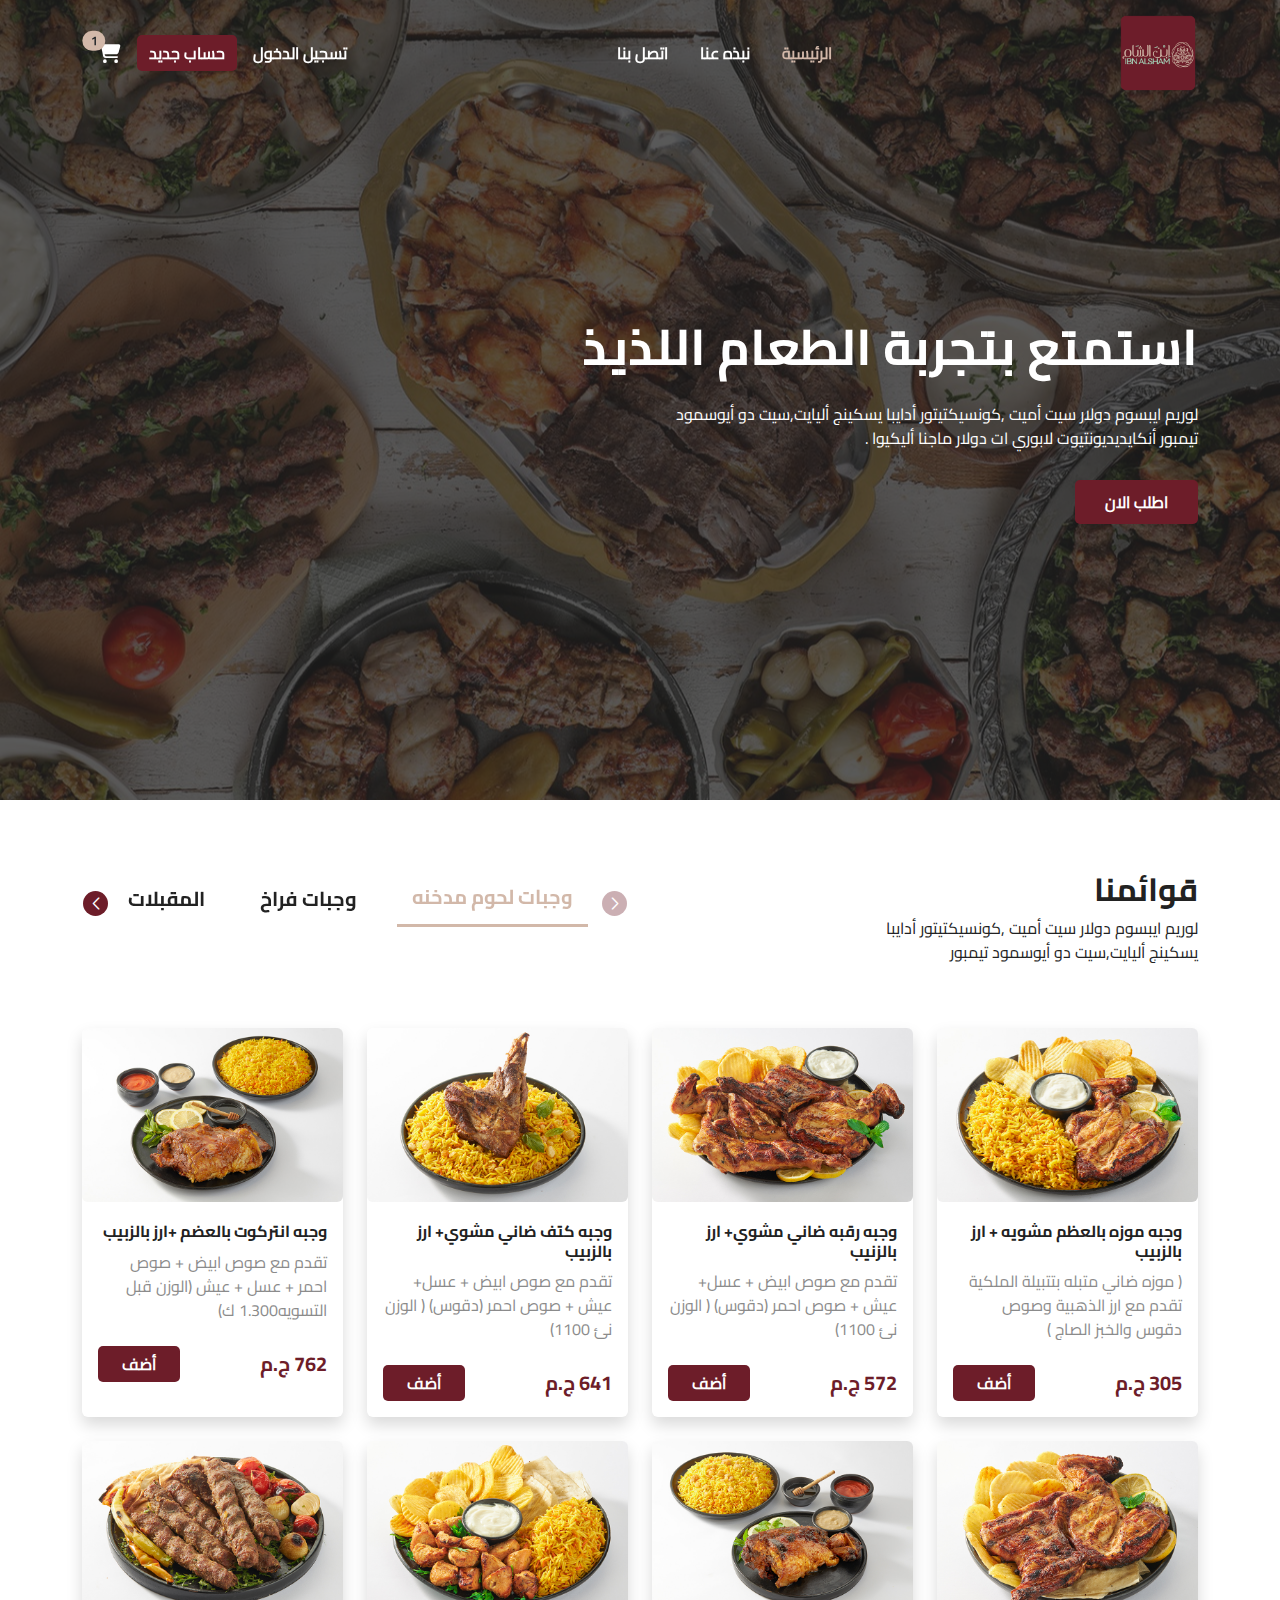
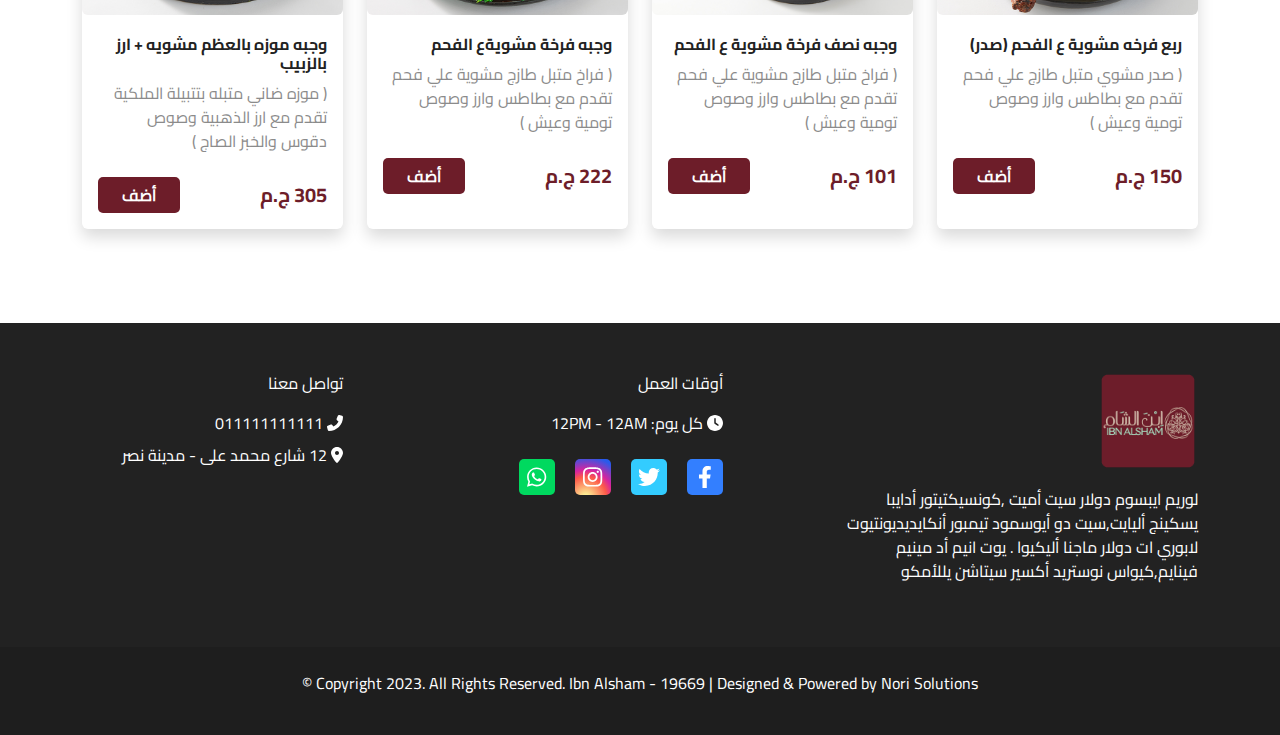
<file: index.html>
<!DOCTYPE html>
<html lang="en" dir="rtl">
<head>
    <meta charset="UTF-8">
    <meta http-equiv="X-UA-Compatible" content="IE=edge">
    <meta name="viewport" content="width=device-width, initial-scale=1.0">
    <title>Ibn Alsham</title>
    <meta name="keywords" content="..." />
    <meta name="description" content="...">
    <meta name="author" content="...">

    <!-- site Favicon -->
    <link rel="icon" href="..." sizes="32x32" />
    <link rel="apple-touch-icon" href="..." />
    <meta name="msapplication-TileImage" content="..." />

    <!-- css All Plugins Files -->
    <link rel="stylesheet" href="./assets/modules/slick/slick-theme.css">
    <link rel="stylesheet" href="./assets/modules/slick/slick.css">
    <!-- <link rel="stylesheet" href="./assets/modules/bootstrap/css/bootstrap.min.css"> -->
    <link rel="stylesheet" href="./assets/modules/bootstrap/css/bootstrap.rtl.min.css">
    <link rel="stylesheet" href="./assets/modules/fontawesome/css/all.min.css">
    <link rel="stylesheet" href="https://cdn.jsdelivr.net/npm/swiper@8/swiper-bundle.min.css" />

    <!-- Main Style -->
    <link rel="stylesheet" href="./assets/css/styles.css">
</head>
<body>
    <div class="body-overlay d-none"></div>

    <!-- Navbar -->
    <nav class="navbar navbar-expand-lg fixed-top w-100">
        <div class="container">
            <div class="d-flex justify-content-between w-100">
                <a class="navbar-brand" href="./index.html">
                    <img src="./assets/images/logo.png" alt="Brand">
                </a>
                <!-- Navbar Menu -->
                <div class="d-lg-flex justify-content-between align-items-center flex-grow-1 d-none">
                    <ul class="navbar-nav mx-auto my-0">
                        <li class="nav-item px-2">
                            <a class="nav-link fw-semibold text-white active" aria-current="page" href="./index.html">الرئيسية</a>
                        </li>
                        <li class="nav-item px-2">
                            <a class="nav-link fw-semibold text-white" href="./about-us.html">نبذه عنا</a>
                        </li>
                        <li class="nav-item px-2">
                            <a class="nav-link fw-semibold text-white" href="./contact-us.html">اتصل بنا</a>
                        </li>
                    </ul>
                    <div class="btns d-flex align-items-center">
                        <a href="#" class="text-white text-decoration-none fw-semibold" data-bs-toggle="modal" data-bs-target="#login">تسجيل الدخول</a>
                        <a href="./register.html" class="btn btn-main mx-3 fw-semibold">حساب جديد</a>
                    </div>
                </div>
                <!-- Navbar toggler icon -->
                <button class="navbar-toggler border-0 mt-2" type="button" data-bs-toggle="modal" data-bs-target="#navbar-content">
                    <span class="navbar-toggler-icon"></span>
                </button>
                <!-- Cart Dropdown -->
                <div id="cart" class="dropdown dropdown-center d-lg-flex d-none justify-content-center flex-column px-0" role="button">
                    <span id="toggle-show" class="dropdown-toggle position-relative" aria-expanded="false">
                        <i class="fa-solid fa-cart-shopping text-white fa-lg"></i>
                        <span class="cart-count-label position-absolute top-0 translate-middle badge rounded-pill bg-secondary text-dark">1</span>
                    </span>
                    <ul class="dropdown-menu dropdown-menu-end" style="margin-top: -10px;">
                        <li class="product">
                            <div class="d-flex justify-content-between">
                                <div class="image pe-2">
                                    <img class="mx-0 my-auto" src="./assets/images/1.jpg" alt="Product">
                                </div>
                                <div class="info">
                                    <a class="cart_product_name" href="#">وجبه رقبه ضاني مشوي+ ارز بالزنيب</a>
                                    <p class="d-flex justify-content-between align-items-end">
                                        <span>
                                            <strong> 500 ج.م </strong>
                                            <br>
                                            العدد : 1
                                        </span>
                                        <!-- <span>
                                            <button type="button" class="btn btn-danger px-2 py-1 remove-btn">
                                                <i class="fa-solid fa-trash-can"></i>
                                            </button> 
                                        </span> -->
                                    </p>
                                </div>
                            </div>
                        </li>
                        <li class="product">
                            <div class="d-flex justify-content-between">
                                <div class="image pe-2">
                                    <img class="mx-0 my-auto" src="./assets/images/1.jpg" alt="Product">
                                </div>
                                <div class="info">
                                    <a class="cart_product_name" href="#">وجبه رقبه ضاني مشوي+ ارز بالزنيب</a>
                                    <p class="d-flex justify-content-between align-items-end">
                                        <span>
                                            <strong> 500 ج.م </strong>
                                            <br>
                                            العدد : 1
                                        </span>
                                        <!-- <span>
                                            <button type="button" class="btn btn-danger px-2 py-1 remove-btn">
                                                <i class="fa-solid fa-trash-can"></i>
                                            </button> 
                                        </span> -->
                                    </p>
                                </div>
                            </div>
                        </li>
                        <div class="dropdown-divider"></div>
                        <li>
                            <div class="cart-footer row justify-content-between align-items-center">
                                <p class="text-start mb-0 col"><strong>الاجمالى</strong></p>
                                <p class="text-end mb-0 col"><strong><span id="react-cart-total-price">500</span> ج.م</strong></p>
                            </div>
                        </li>
                        <div class="dropdown-divider"></div>
                        <li>
                            <a class="btn btn-main w-100" href="./checkout.html">تنفيذ الطلب</a>
                        </li>
                    </ul>
                </div>
            </div>
        </div>
    </nav>
    <!-- Navbar toggle on Mobile -->
    <div class="modal fade" id="navbar-content" tabindex="-1" aria-labelledby="navbarLabel" aria-hidden="true">
        <div class="modal-dialog modal-fullscreen">
            <div class="modal-content">
                <div class="modal-header border-0">
                    <button type="button" class="btn-close" data-bs-dismiss="modal" aria-label="Close"></button>
                </div>
                <div class="modal-body d-flex flex-column align-items-start">
                    <ul class="navbar-nav w-100 my-0">
                        <li class="nav-item py-1 border border-bottom-1 border-top-0 border-end-0 border-start-0 px-2">
                            <a class="nav-link fw-semibold active" aria-current="page" href="./index.html">الرئيسية</a>
                        </li>
                        <li class="nav-item py-1 border border-bottom-1 border-top-0 border-end-0 border-start-0 px-2">
                            <a class="nav-link fw-semibold" href="./about-us.html">نبذه عنا</a>
                        </li>
                        <li class="nav-item py-1 border border-bottom-1 border-top-0 border-end-0 border-start-0 px-2">
                            <a class="nav-link fw-semibold" href="./contact-us.html">اتصل بنا</a>
                        </li>
                    </ul>
                    <div class="btns mt-3 d-flex align-items-center">
                        <a href="#" id="login-modal" class="text-decoration-none fw-semibold" data-bs-toggle="modal" data-bs-target="#login">تسجيل الدخول</a>
                        <a href="./register.html" class="btn btn-main fw-semibold mx-3">حساب جديد</a>
                    </div>
                </div>
            </div>
        </div>
    </div>
    <!-- Navbar toggle on Mobile -->
    <!-- Navbar -->

    <div class="home">
        <!-- Banner Section -->
        <div class="banner">
            <div class="banner-content">
                <div class="container">
                    <h1>استمتع بتجربة الطعام اللذيذ</h1>
                    <p>لوريم ايبسوم دولار سيت أميت ,كونسيكتيتور أدايبا يسكينج أليايت,سيت دو أيوسمود تيمبور  أنكايديديونتيوت لابوري ات دولار ماجنا أليكيوا . </p>
                    <button type="button" class="btn btn-main me-3">اطلب الان</button>
                </div>
            </div>
        </div>
        <!-- Banner Section -->
    
        <!-- Menu Section -->
        <section class="menu">
            <div class="container">
                <div class="menu-nav">
                    <div class="row justify-content-between align-items-start">
                        <div class="col-lg-4 col-md-4">
                            <div class="head">
                                <h2>قوائمنا</h2>
                                <p>لوريم ايبسوم دولار سيت أميت ,كونسيكتيتور أدايبا يسكينج أليايت,سيت دو أيوسمود تيمبور</p>
                            </div>
                        </div>
                        <div class="col-lg-6 col-md-6">
                            <div class="swiper">
                                <div class="swiper-wrapper align-items-center tab-list" role="tablist">
                                    <div class="swiper-slide">
                                        <div class="item" role="presentation">
                                            <h5 class="active" id="one-tab" data-bs-toggle="tab" data-bs-target="#one-tab-pane" role="tab" aria-controls="one-tab-pane" aria-selected="true">وجبات لحوم مدخنه</h4>
                                        </div>
                                    </div>
                                    <div class="swiper-slide">
                                        <h5 id="two-tab" data-bs-toggle="tab" data-bs-target="#two-tab-pane" role="tab" aria-controls="two-tab-pane" aria-selected="false">وجبات فراخ</h4>
                                    </div>
                                    <div class="swiper-slide">
                                        <h5 id="three-tab" data-bs-toggle="tab" data-bs-target="#three-tab-pane" role="tab" aria-controls="three-tab-pane" aria-selected="false">المقبلات</h4>
                                    </div>
                                    <div class="swiper-slide">
                                        <h5 id="four-tab" data-bs-toggle="tab" data-bs-target="#four-tab-pane" role="tab" aria-controls="four-tab-pane" aria-selected="false">الطواجن</h4>
                                    </div>
                                    <div class="swiper-slide">
                                        <h5 id="five-tab" data-bs-toggle="tab" data-bs-target="#five-tab-pane" role="tab" aria-controls="five-tab-pane" aria-selected="false">مشويات بالكيلو</h4>
                                    </div>
                                    <div class="swiper-slide">
                                        <h5 id="six-tab" data-bs-toggle="tab" data-bs-target="#six-tab-pane" role="tab" aria-controls="six-tab-pane" aria-selected="false">وجبات مشاوي</h4>
                                    </div>
                                </div>

                                <div class="swiper-button-prev"></div>
                                <div class="swiper-button-next"></div>

                            </div>
                        </div>
                    </div>
                </div>
                <div class="products mt-lg-5 mt-4">
                    <div class="tab-content">
                        <div class="tab-pane fade show active" id="one-tab-pane" role="tabpanel" aria-labelledby="one-tab" tabindex="0">
                            <div class="row align-content-stretch align-items-stretch">
                                <div class="col-xl-3 col-lg-4 col-md-6 col-12 d-flex">
                                    <div class="card shadow border-0 mb-4">
                                        <div class="row gx-md-1 gy-md-0 g-0">
                                            <div class="col-md-12 col-4">
                                                <div class="image mt-md-0 my-1 mx-lg-0 mx-1">
                                                    <img src="assets/images/1.jpg" class="w-100 h-100 rounded-2" alt="...">
                                                </div>
                                            </div>
                                            <div class="col-md-12 col-8">
                                                <div class="card-body">
                                                    <h6 class="card-title">وجبه موزه بالعظم مشويه + ارز بالزبيب</h6>
                                                    <p class="card-text text-gray mb-lg-4">( موزه ضاني متبله بتتبيلة الملكية تقدم مع ارز الذهبية وصوص دقوس والخبز الصاج )</p>
                                                    <div class="d-flex justify-content-between align-items-center">
                                                        <strong class="price text-primary fs-5">305 ج.م</strong>
                                                        <a href="#" class="btn btn-main px-md-4 px-3 fw-bold" data-bs-toggle="modal" data-bs-target="#add-product">أضف</a>
                                                    </div>
                                                </div>
                                            </div>
                                        </div>
                                    </div>
                                </div>
                                <div class="col-xl-3 col-lg-4 col-md-6 col-12 d-flex">
                                    <div class="card shadow border-0 mb-4">
                                        <div class="row gx-md-1 gy-md-0 g-0">
                                            <div class="col-md-12 col-4">
                                                <div class="image mt-md-0 my-1 mx-lg-0 mx-1">
                                                    <img src="assets/images/2.jpg" class="w-100 h-100 rounded-2" alt="...">
                                                </div>
                                            </div>
                                            <div class="col-md-12 col-8">
                                                <div class="card-body">
                                                    <h6 class="card-title">وجبه رقبه ضاني مشوي+ ارز بالزنيب</h6>
                                                    <p class="card-text text-gray mb-lg-4">تقدم مع صوص ابيض + عسل+ عيش + صوص احمر (دقوس) ( الوزن نئ 1100)</p>
                                                    <div class="d-flex justify-content-between align-items-center">
                                                        <strong class="price text-primary fs-5">572 ج.م</strong>
                                                        <a href="#" class="btn btn-main px-md-4 px-3 fw-bold" data-bs-toggle="modal" data-bs-target="#add-product">أضف</a>
                                                    </div>
                                                </div>
                                            </div>
                                        </div>
                                    </div>
                                </div>
                                <div class="col-xl-3 col-lg-4 col-md-6 col-12 d-flex">
                                    <div class="card shadow border-0 mb-4">
                                        <div class="row gx-md-1 gy-md-0 g-0">
                                            <div class="col-md-12 col-4">
                                                <div class="image mt-md-0 my-1 mx-lg-0 mx-1">
                                                    <img src="assets/images/3.jpg" class="w-100 h-100 rounded-2" alt="...">
                                                </div>
                                            </div>
                                            <div class="col-md-12 col-8">
                                                <div class="card-body">
                                                    <h6 class="card-title">وجبه كتف ضاني مشوي+ ارز بالزبيب</h6>
                                                    <p class="card-text text-gray mb-lg-4">تقدم مع صوص ابيض + عسل+ عيش + صوص احمر (دقوس) ( الوزن نئ 1100)</p>
                                                    <div class="d-flex justify-content-between align-items-center">
                                                        <strong class="price text-primary fs-5">641 ج.م</strong>
                                                        <a href="#" class="btn btn-main px-md-4 px-3 fw-bold" data-bs-toggle="modal" data-bs-target="#add-product">أضف</a>
                                                    </div>
                                                </div>
                                            </div>
                                        </div>
                                    </div>
                                </div>
                                <div class="col-xl-3 col-lg-4 col-md-6 col-12 d-flex">
                                    <div class="card shadow border-0 mb-4">
                                        <div class="row gx-md-1 gy-md-0 g-0">
                                            <div class="col-md-12 col-4">
                                                <div class="image mt-md-0 my-1 mx-lg-0 mx-1">
                                                    <img src="assets/images/4.jpg" class="w-100 h-100 rounded-2" alt="...">
                                                </div>
                                            </div>
                                            <div class="col-md-12 col-8">
                                                <div class="card-body">
                                                    <h6 class="card-title">وجبه انتركوت بالعضم +ارز بالزبيب</h6>
                                                    <p class="card-text text-gray mb-lg-4">تقدم مع صوص ابيض + صوص احمر + عسل + عيش (الوزن قبل التسويه1.300 ك)</p>
                                                    <div class="d-flex justify-content-between align-items-center">
                                                        <strong class="price text-primary fs-5">762 ج.م</strong>
                                                        <a href="#" class="btn btn-main px-md-4 px-3 fw-bold" data-bs-toggle="modal" data-bs-target="#add-product">أضف</a>
                                                    </div>
                                                </div>
                                            </div>
                                        </div>
                                    </div>
                                </div>
                                <div class="col-xl-3 col-lg-4 col-md-6 col-12 d-flex">
                                    <div class="card shadow border-0 mb-4">
                                        <div class="row gx-md-1 gy-md-0 g-0">
                                            <div class="col-md-12 col-4">
                                                <div class="image mt-md-0 my-1 mx-lg-0 mx-1">
                                                    <img src="assets/images/5.jpg" class="w-100 h-100 rounded-2" alt="...">
                                                </div>
                                            </div>
                                            <div class="col-md-12 col-8">
                                                <div class="card-body">
                                                    <h6 class="card-title">ربع فرخه مشوية ع الفحم (صدر)</h6>
                                                    <p class="card-text text-gray mb-lg-4">( صدر مشوي متبل طازج علي فحم تقدم مع بطاطس وارز وصوص تومية وعيش )</p>
                                                    <div class="d-flex justify-content-between align-items-center">
                                                        <strong class="price text-primary fs-5">150 ج.م</strong>
                                                        <a href="#" class="btn btn-main px-md-4 px-3 fw-bold" data-bs-toggle="modal" data-bs-target="#add-product">أضف</a>
                                                    </div>
                                                </div>
                                            </div>
                                        </div>
                                    </div>
                                </div>
                                <div class="col-xl-3 col-lg-4 col-md-6 col-12 d-flex">
                                    <div class="card shadow border-0 mb-4">
                                        <div class="row gx-md-1 gy-md-0 g-0">
                                            <div class="col-md-12 col-4">
                                                <div class="image mt-md-0 my-1 mx-lg-0 mx-1">
                                                    <img src="assets/images/6.jpg" class="w-100 h-100 rounded-2" alt="...">
                                                </div>
                                            </div>
                                            <div class="col-md-12 col-8">
                                                <div class="card-body">
                                                    <h6 class="card-title">وجبه نصف فرخة مشوية ع الفحم</h6>
                                                    <p class="card-text text-gray mb-lg-4">( فراخ متبل طازج مشوية علي فحم تقدم مع بطاطس وارز وصوص تومية وعيش )</p>
                                                    <div class="d-flex justify-content-between align-items-center">
                                                        <strong class="price text-primary fs-5">101 ج.م</strong>
                                                        <a href="#" class="btn btn-main px-md-4 px-3 fw-bold" data-bs-toggle="modal" data-bs-target="#add-product">أضف</a>
                                                    </div>
                                                </div>
                                            </div>
                                        </div>
                                    </div>
                                </div>
                                <div class="col-xl-3 col-lg-4 col-md-6 col-12 d-flex">
                                    <div class="card shadow border-0 mb-4">
                                        <div class="row gx-md-1 gy-md-0 g-0">
                                            <div class="col-md-12 col-4">
                                                <div class="image mt-md-0 my-1 mx-lg-0 mx-1">
                                                    <img src="assets/images/7.jpg" class="w-100 h-100 rounded-2" alt="...">
                                                </div>
                                            </div>
                                            <div class="col-md-12 col-8">
                                                <div class="card-body">
                                                    <h6 class="card-title">وجبه فرخة مشويةع الفحم</h6>
                                                    <p class="card-text text-gray mb-lg-4">( فراخ متبل طازج مشوية علي فحم تقدم مع بطاطس وارز وصوص تومية وعيش )</p>
                                                    <div class="d-flex justify-content-between align-items-center">
                                                        <strong class="price text-primary fs-5">222 ج.م</strong>
                                                        <a href="#" class="btn btn-main px-md-4 px-3 fw-bold" data-bs-toggle="modal" data-bs-target="#add-product">أضف</a>
                                                    </div>
                                                </div>
                                            </div>
                                        </div>
                                    </div>
                                </div>
                                <div class="col-xl-3 col-lg-4 col-md-6 col-12 d-flex">
                                    <div class="card shadow border-0 mb-4">
                                        <div class="row gx-md-1 gy-md-0 g-0">
                                            <div class="col-md-12 col-4">
                                                <div class="image mt-md-0 my-1 mx-lg-0 mx-1">
                                                    <img src="assets/images/8.jpg" class="w-100 h-100 rounded-2" alt="...">
                                                </div>
                                            </div>
                                            <div class="col-md-12 col-8">
                                                <div class="card-body">
                                                    <h6 class="card-title">وجبه موزه بالعظم مشويه + ارز بالزبيب</h6>
                                                    <p class="card-text text-gray mb-lg-4">( موزه ضاني متبله بتتبيلة الملكية تقدم مع ارز الذهبية وصوص دقوس والخبز الصاج )</p>
                                                    <div class="d-flex justify-content-between align-items-center">
                                                        <strong class="price text-primary fs-5">305 ج.م</strong>
                                                        <a href="#" class="btn btn-main px-md-4 px-3 fw-bold" data-bs-toggle="modal" data-bs-target="#add-product">أضف</a>
                                                    </div>
                                                </div>
                                            </div>
                                        </div>
                                    </div>
                                </div>
                            </div>
                        </div>
                        <div class="tab-pane fade" id="two-tab-pane" role="tabpanel" aria-labelledby="two-tab" tabindex="0">
                            <div class="row align-content-stretch align-items-stretch">
                                <div class="col-xl-3 col-lg-4 col-md-6 col-12 d-flex">
                                    <div class="card shadow border-0 mb-4">
                                        <div class="row gx-md-1 gy-md-0 g-0">
                                            <div class="col-md-12 col-4">
                                                <div class="image mt-md-0 my-1 mx-lg-0 mx-1">
                                                    <img src="assets/images/9.jpg" class="w-100 h-100 rounded-2" alt="...">
                                                </div>
                                            </div>
                                            <div class="col-md-12 col-8">
                                                <div class="card-body">
                                                    <h6 class="card-title">ربع فرخه مشوية ع الفحم (صدر)</h6>
                                                    <p class="card-text text-gray mb-lg-4">( صدر مشوي متبل طازج علي فحم تقدم مع بطاطس وارز وصوص تومية وعيش )</p>
                                                    <div class="d-flex justify-content-between align-items-center">
                                                        <strong class="price text-primary fs-5">150 ج.م</strong>
                                                        <a href="#" class="btn btn-main px-md-4 px-3 fw-bold" data-bs-toggle="modal" data-bs-target="#add-product">أضف</a>
                                                    </div>
                                                </div>
                                            </div>
                                        </div>
                                    </div>
                                </div>
                                <div class="col-xl-3 col-lg-4 col-md-6 col-12 d-flex">
                                    <div class="card shadow border-0 mb-4">
                                        <div class="row gx-md-1 gy-md-0 g-0">
                                            <div class="col-md-12 col-4">
                                                <div class="image mt-md-0 my-1 mx-lg-0 mx-1">
                                                    <img src="assets/images/1.jpg" class="w-100 h-100 rounded-2" alt="...">
                                                </div>
                                            </div>
                                            <div class="col-md-12 col-8">
                                                <div class="card-body">
                                                    <h6 class="card-title">وجبه نصف فرخة مشوية ع الفحم</h6>
                                                    <p class="card-text text-gray mb-lg-4">( فراخ متبل طازج مشوية علي فحم تقدم مع بطاطس وارز وصوص تومية وعيش )</p>
                                                    <div class="d-flex justify-content-between align-items-center">
                                                        <strong class="price text-primary fs-5">101 ج.م</strong>
                                                        <a href="#" class="btn btn-main px-md-4 px-3 fw-bold" data-bs-toggle="modal" data-bs-target="#add-product">أضف</a>
                                                    </div>
                                                </div>
                                            </div>
                                        </div>
                                    </div>
                                </div>
                                <div class="col-xl-3 col-lg-4 col-md-6 col-12 d-flex">
                                    <div class="card shadow border-0 mb-4">
                                        <div class="row gx-md-1 gy-md-0 g-0">
                                            <div class="col-md-12 col-4">
                                                <div class="image mt-md-0 my-1 mx-lg-0 mx-1">
                                                    <img src="assets/images/2.jpg" class="w-100 h-100 rounded-2" alt="...">
                                                </div>
                                            </div>
                                            <div class="col-md-12 col-8">
                                                <div class="card-body">
                                                    <h6 class="card-title">وجبه فرخة مشويةع الفحم</h6>
                                                    <p class="card-text text-gray mb-lg-4">( فراخ متبل طازج مشوية علي فحم تقدم مع بطاطس وارز وصوص تومية وعيش )</p>
                                                    <div class="d-flex justify-content-between align-items-center">
                                                        <strong class="price text-primary fs-5">222 ج.م</strong>
                                                        <a href="#" class="btn btn-main px-md-4 px-3 fw-bold" data-bs-toggle="modal" data-bs-target="#add-product">أضف</a>
                                                    </div>
                                                </div>
                                            </div>
                                        </div>
                                    </div>
                                </div>
                                <div class="col-xl-3 col-lg-4 col-md-6 col-12 d-flex">
                                    <div class="card shadow border-0 mb-4">
                                        <div class="row gx-md-1 gy-md-0 g-0">
                                            <div class="col-md-12 col-4">
                                                <div class="image mt-md-0 my-1 mx-lg-0 mx-1">
                                                    <img src="assets/images/3.jpg" class="w-100 h-100 rounded-2" alt="...">
                                                </div>
                                            </div>
                                            <div class="col-md-12 col-8">
                                                <div class="card-body">
                                                    <h6 class="card-title">وجبه موزه بالعظم مشويه + ارز بالزبيب</h6>
                                                    <p class="card-text text-gray mb-lg-4">( موزه ضاني متبله بتتبيلة الملكية تقدم مع ارز الذهبية وصوص دقوس والخبز الصاج )</p>
                                                    <div class="d-flex justify-content-between align-items-center">
                                                        <strong class="price text-primary fs-5">305 ج.م</strong>
                                                        <a href="#" class="btn btn-main px-md-4 px-3 fw-bold" data-bs-toggle="modal" data-bs-target="#add-product">أضف</a>
                                                    </div>
                                                </div>
                                            </div>
                                        </div>
                                    </div>
                                </div>
                            </div>
                        </div>
                        <div class="tab-pane fade" id="three-tab-pane" role="tabpanel" aria-labelledby="three-tab" tabindex="0">
                            <div class="row align-content-stretch align-items-stretch">
                                <div class="col-xl-3 col-lg-4 col-md-6 col-12 d-flex">
                                    <div class="card shadow border-0 mb-4">
                                        <div class="row gx-md-1 gy-md-0 g-0">
                                            <div class="col-md-12 col-4">
                                                <div class="image mt-md-0 my-1 mx-lg-0 mx-1">
                                                    <img src="assets/images/3.jpg" class="w-100 h-100 rounded-2" alt="...">
                                                </div>
                                            </div>
                                            <div class="col-md-12 col-8">
                                                <div class="card-body">
                                                    <h6 class="card-title">وجبه كتف ضاني مشوي+ ارز بالزبيب</h6>
                                                    <p class="card-text text-gray mb-lg-4">تقدم مع صوص ابيض + عسل+ عيش + صوص احمر (دقوس) ( الوزن نئ 1100)</p>
                                                    <div class="d-flex justify-content-between align-items-center">
                                                        <strong class="price text-primary fs-5">641 ج.م</strong>
                                                        <a href="#" class="btn btn-main px-md-4 px-3 fw-bold" data-bs-toggle="modal" data-bs-target="#add-product">أضف</a>
                                                    </div>
                                                </div>
                                            </div>
                                        </div>
                                    </div>
                                </div>
                                <div class="col-xl-3 col-lg-4 col-md-6 col-12 d-flex">
                                    <div class="card shadow border-0 mb-4">
                                        <div class="row gx-md-1 gy-md-0 g-0">
                                            <div class="col-md-12 col-4">
                                                <div class="image mt-md-0 my-1 mx-lg-0 mx-1">
                                                    <img src="assets/images/4.jpg" class="w-100 h-100 rounded-2" alt="...">
                                                </div>
                                            </div>
                                            <div class="col-md-12 col-8">
                                                <div class="card-body">
                                                    <h6 class="card-title">وجبه انتركوت بالعضم +ارز بالزبيب</h6>
                                                    <p class="card-text text-gray mb-lg-4">تقدم مع صوص ابيض + صوص احمر + عسل + عيش (الوزن قبل التسويه1.300 ك)</p>
                                                    <div class="d-flex justify-content-between align-items-center">
                                                        <strong class="price text-primary fs-5">762 ج.م</strong>
                                                        <a href="#" class="btn btn-main px-md-4 px-3 fw-bold" data-bs-toggle="modal" data-bs-target="#add-product">أضف</a>
                                                    </div>
                                                </div>
                                            </div>
                                        </div>
                                    </div>
                                </div>
                                <div class="col-xl-3 col-lg-4 col-md-6 col-12 d-flex">
                                    <div class="card shadow border-0 mb-4">
                                        <div class="row gx-md-1 gy-md-0 g-0">
                                            <div class="col-md-12 col-4">
                                                <div class="image mt-md-0 my-1 mx-lg-0 mx-1">
                                                    <img src="assets/images/5.jpg" class="w-100 h-100 rounded-2" alt="...">
                                                </div>
                                            </div>
                                            <div class="col-md-12 col-8">
                                                <div class="card-body">
                                                    <h6 class="card-title">ربع فرخه مشوية ع الفحم (صدر)</h6>
                                                    <p class="card-text text-gray mb-lg-4">( صدر مشوي متبل طازج علي فحم تقدم مع بطاطس وارز وصوص تومية وعيش )</p>
                                                    <div class="d-flex justify-content-between align-items-center">
                                                        <strong class="price text-primary fs-5">150 ج.م</strong>
                                                        <a href="#" class="btn btn-main px-md-4 px-3 fw-bold" data-bs-toggle="modal" data-bs-target="#add-product">أضف</a>
                                                    </div>
                                                </div>
                                            </div>
                                        </div>
                                    </div>
                                </div>
                                <div class="col-xl-3 col-lg-4 col-md-6 col-12 d-flex">
                                    <div class="card shadow border-0 mb-4">
                                        <div class="row gx-md-1 gy-md-0 g-0">
                                            <div class="col-md-12 col-4">
                                                <div class="image mt-md-0 my-1 mx-lg-0 mx-1">
                                                    <img src="assets/images/6.jpg" class="w-100 h-100 rounded-2" alt="...">
                                                </div>
                                            </div>
                                            <div class="col-md-12 col-8">
                                                <div class="card-body">
                                                    <h6 class="card-title">وجبه نصف فرخة مشوية ع الفحم</h6>
                                                    <p class="card-text text-gray mb-lg-4">( فراخ متبل طازج مشوية علي فحم تقدم مع بطاطس وارز وصوص تومية وعيش )</p>
                                                    <div class="d-flex justify-content-between align-items-center">
                                                        <strong class="price text-primary fs-5">101 ج.م</strong>
                                                        <a href="#" class="btn btn-main px-md-4 px-3 fw-bold" data-bs-toggle="modal" data-bs-target="#add-product">أضف</a>
                                                    </div>
                                                </div>
                                            </div>
                                        </div>
                                    </div>
                                </div>
                            </div>
                        </div>
                        <div class="tab-pane fade" id="four-tab-pane" role="tabpanel" aria-labelledby="four-tab" tabindex="0">
                            <div class="row align-content-stretch align-items-stretch">
                                <div class="col-xl-3 col-lg-4 col-md-6 col-12 d-flex">
                                    <div class="card shadow border-0 mb-4">
                                        <div class="row gx-md-1 gy-md-0 g-0">
                                            <div class="col-md-12 col-4">
                                                <div class="image mt-md-0 my-1 mx-lg-0 mx-1">
                                                    <img src="assets/images/7.jpg" class="w-100 h-100 rounded-2" alt="...">
                                                </div>
                                            </div>
                                            <div class="col-md-12 col-8">
                                                <div class="card-body">
                                                    <h6 class="card-title">وجبه رقبه ضاني مشوي+ ارز بالزنيب</h6>
                                                    <p class="card-text text-gray mb-lg-4">تقدم مع صوص ابيض + عسل+ عيش + صوص احمر (دقوس) ( الوزن نئ 1100)</p>
                                                    <div class="d-flex justify-content-between align-items-center">
                                                        <strong class="price text-primary fs-5">572 ج.م</strong>
                                                        <a href="#" class="btn btn-main px-md-4 px-3 fw-bold" data-bs-toggle="modal" data-bs-target="#add-product">أضف</a>
                                                    </div>
                                                </div>
                                            </div>
                                        </div>
                                    </div>
                                </div>
                                <div class="col-xl-3 col-lg-4 col-md-6 col-12 d-flex">
                                    <div class="card shadow border-0 mb-4">
                                        <div class="row gx-md-1 gy-md-0 g-0">
                                            <div class="col-md-12 col-4">
                                                <div class="image mt-md-0 my-1 mx-lg-0 mx-1">
                                                    <img src="assets/images/3.jpg" class="w-100 h-100 rounded-2" alt="...">
                                                </div>
                                            </div>
                                            <div class="col-md-12 col-8">
                                                <div class="card-body">
                                                    <h6 class="card-title">وجبه كتف ضاني مشوي+ ارز بالزبيب</h6>
                                                    <p class="card-text text-gray mb-lg-4">تقدم مع صوص ابيض + عسل+ عيش + صوص احمر (دقوس) ( الوزن نئ 1100)</p>
                                                    <div class="d-flex justify-content-between align-items-center">
                                                        <strong class="price text-primary fs-5">641 ج.م</strong>
                                                        <a href="#" class="btn btn-main px-md-4 px-3 fw-bold" data-bs-toggle="modal" data-bs-target="#add-product">أضف</a>
                                                    </div>
                                                </div>
                                            </div>
                                        </div>
                                    </div>
                                </div>
                                <div class="col-xl-3 col-lg-4 col-md-6 col-12 d-flex">
                                    <div class="card shadow border-0 mb-4">
                                        <div class="row gx-md-1 gy-md-0 g-0">
                                            <div class="col-md-12 col-4">
                                                <div class="image mt-md-0 my-1 mx-lg-0 mx-1">
                                                    <img src="assets/images/5.jpg" class="w-100 h-100 rounded-2" alt="...">
                                                </div>
                                            </div>
                                            <div class="col-md-12 col-8">
                                                <div class="card-body">
                                                    <h6 class="card-title">وجبه انتركوت بالعضم +ارز بالزبيب</h6>
                                                    <p class="card-text text-gray mb-lg-4">تقدم مع صوص ابيض + صوص احمر + عسل + عيش (الوزن قبل التسويه1.300 ك)</p>
                                                    <div class="d-flex justify-content-between align-items-center">
                                                        <strong class="price text-primary fs-5">762 ج.م</strong>
                                                        <a href="#" class="btn btn-main px-md-4 px-3 fw-bold" data-bs-toggle="modal" data-bs-target="#add-product">أضف</a>
                                                    </div>
                                                </div>
                                            </div>
                                        </div>
                                    </div>
                                </div>
                                <div class="col-xl-3 col-lg-4 col-md-6 col-12 d-flex">
                                    <div class="card shadow border-0 mb-4">
                                        <div class="row gx-md-1 gy-md-0 g-0">
                                            <div class="col-md-12 col-4">
                                                <div class="image mt-md-0 my-1 mx-lg-0 mx-1">
                                                    <img src="assets/images/6.jpg" class="w-100 h-100 rounded-2" alt="...">
                                                </div>
                                            </div>
                                            <div class="col-md-12 col-8">
                                                <div class="card-body">
                                                    <h6 class="card-title">ربع فرخه مشوية ع الفحم (صدر)</h6>
                                                    <p class="card-text text-gray mb-lg-4">( صدر مشوي متبل طازج علي فحم تقدم مع بطاطس وارز وصوص تومية وعيش )</p>
                                                    <div class="d-flex justify-content-between align-items-center">
                                                        <strong class="price text-primary fs-5">150 ج.م</strong>
                                                        <a href="#" class="btn btn-main px-md-4 px-3 fw-bold" data-bs-toggle="modal" data-bs-target="#add-product">أضف</a>
                                                    </div>
                                                </div>
                                            </div>
                                        </div>
                                    </div>
                                </div>
                                <div class="col-xl-3 col-lg-4 col-md-6 col-12 d-flex">
                                    <div class="card shadow border-0 mb-4">
                                        <div class="row gx-md-1 gy-md-0 g-0">
                                            <div class="col-md-12 col-4">
                                                <div class="image mt-md-0 my-1 mx-lg-0 mx-1">
                                                    <img src="assets/images/2.jpg" class="w-100 h-100 rounded-2" alt="...">
                                                </div>
                                            </div>
                                            <div class="col-md-12 col-8">
                                                <div class="card-body">
                                                    <h6 class="card-title">وجبه نصف فرخة مشوية ع الفحم</h6>
                                                    <p class="card-text text-gray mb-lg-4">( فراخ متبل طازج مشوية علي فحم تقدم مع بطاطس وارز وصوص تومية وعيش )</p>
                                                    <div class="d-flex justify-content-between align-items-center">
                                                        <strong class="price text-primary fs-5">101 ج.م</strong>
                                                        <a href="#" class="btn btn-main px-md-4 px-3 fw-bold" data-bs-toggle="modal" data-bs-target="#add-product">أضف</a>
                                                    </div>
                                                </div>
                                            </div>
                                        </div>
                                    </div>
                                </div>
                                <div class="col-xl-3 col-lg-4 col-md-6 col-12 d-flex">
                                    <div class="card shadow border-0 mb-4">
                                        <div class="row gx-md-1 gy-md-0 g-0">
                                            <div class="col-md-12 col-4">
                                                <div class="image mt-md-0 my-1 mx-lg-0 mx-1">
                                                    <img src="assets/images/8.jpg" class="w-100 h-100 rounded-2" alt="...">
                                                </div>
                                            </div>
                                            <div class="col-md-12 col-8">
                                                <div class="card-body">
                                                    <h6 class="card-title">وجبه فرخة مشويةع الفحم</h6>
                                                    <p class="card-text text-gray mb-lg-4">( فراخ متبل طازج مشوية علي فحم تقدم مع بطاطس وارز وصوص تومية وعيش )</p>
                                                    <div class="d-flex justify-content-between align-items-center">
                                                        <strong class="price text-primary fs-5">222 ج.م</strong>
                                                        <a href="#" class="btn btn-main px-md-4 px-3 fw-bold" data-bs-toggle="modal" data-bs-target="#add-product">أضف</a>
                                                    </div>
                                                </div>
                                            </div>
                                        </div>
                                    </div>
                                </div>
                                <div class="col-xl-3 col-lg-4 col-md-6 col-12 d-flex">
                                    <div class="card shadow border-0 mb-4">
                                        <div class="row gx-md-1 gy-md-0 g-0">
                                            <div class="col-md-12 col-4">
                                                <div class="image mt-md-0 my-1 mx-lg-0 mx-1">
                                                    <img src="assets/images/6.jpg" class="w-100 h-100 rounded-2" alt="...">
                                                </div>
                                            </div>
                                            <div class="col-md-12 col-8">
                                                <div class="card-body">
                                                    <h6 class="card-title">وجبه موزه بالعظم مشويه + ارز بالزبيب</h6>
                                                    <p class="card-text text-gray mb-lg-4">( موزه ضاني متبله بتتبيلة الملكية تقدم مع ارز الذهبية وصوص دقوس والخبز الصاج )</p>
                                                    <div class="d-flex justify-content-between align-items-center">
                                                        <strong class="price text-primary fs-5">305 ج.م</strong>
                                                        <a href="#" class="btn btn-main px-md-4 px-3 fw-bold" data-bs-toggle="modal" data-bs-target="#add-product">أضف</a>
                                                    </div>
                                                </div>
                                            </div>
                                        </div>
                                    </div>
                                </div>
                            </div>
                        </div>
                        <div class="tab-pane fade" id="five-tab-pane" role="tabpanel" aria-labelledby="five-tab" tabindex="0">
                            <div class="row align-content-stretch align-items-stretch">
                                <div class="col-xl-3 col-lg-4 col-md-6 col-12 d-flex">
                                    <div class="card shadow border-0 mb-4">
                                        <div class="row gx-md-1 gy-md-0 g-0">
                                            <div class="col-md-12 col-4">
                                                <div class="image mt-md-0 my-1 mx-lg-0 mx-1">
                                                    <img src="assets/images/4.jpg" class="w-100 h-100 rounded-2" alt="...">
                                                </div>
                                            </div>
                                            <div class="col-md-12 col-8">
                                                <div class="card-body">
                                                    <h6 class="card-title">ربع فرخه مشوية ع الفحم (صدر)</h6>
                                                    <p class="card-text text-gray mb-lg-4">( صدر مشوي متبل طازج علي فحم تقدم مع بطاطس وارز وصوص تومية وعيش )</p>
                                                    <div class="d-flex justify-content-between align-items-center">
                                                        <strong class="price text-primary fs-5">150 ج.م</strong>
                                                        <a href="#" class="btn btn-main px-md-4 px-3 fw-bold" data-bs-toggle="modal" data-bs-target="#add-product">أضف</a>
                                                    </div>
                                                </div>
                                            </div>
                                        </div>
                                    </div>
                                </div>
                                <div class="col-xl-3 col-lg-4 col-md-6 col-12 d-flex">
                                    <div class="card shadow border-0 mb-4">
                                        <div class="row gx-md-1 gy-md-0 g-0">
                                            <div class="col-md-12 col-4">
                                                <div class="image mt-md-0 my-1 mx-lg-0 mx-1">
                                                    <img src="assets/images/5.jpg" class="w-100 h-100 rounded-2" alt="...">
                                                </div>
                                            </div>
                                            <div class="col-md-12 col-8">
                                                <div class="card-body">
                                                    <h6 class="card-title">وجبه نصف فرخة مشوية ع الفحم</h6>
                                                    <p class="card-text text-gray mb-lg-4">( فراخ متبل طازج مشوية علي فحم تقدم مع بطاطس وارز وصوص تومية وعيش )</p>
                                                    <div class="d-flex justify-content-between align-items-center">
                                                        <strong class="price text-primary fs-5">101 ج.م</strong>
                                                        <a href="#" class="btn btn-main px-md-4 px-3 fw-bold" data-bs-toggle="modal" data-bs-target="#add-product">أضف</a>
                                                    </div>
                                                </div>
                                            </div>
                                        </div>
                                    </div>
                                </div>
                                <div class="col-xl-3 col-lg-4 col-md-6 col-12 d-flex">
                                    <div class="card shadow border-0 mb-4">
                                        <div class="row gx-md-1 gy-md-0 g-0">
                                            <div class="col-md-12 col-4">
                                                <div class="image mt-md-0 my-1 mx-lg-0 mx-1">
                                                    <img src="assets/images/1.jpg" class="w-100 h-100 rounded-2" alt="...">
                                                </div>
                                            </div>
                                            <div class="col-md-12 col-8">
                                                <div class="card-body">
                                                    <h6 class="card-title">وجبه فرخة مشويةع الفحم</h6>
                                                    <p class="card-text text-gray mb-lg-4">( فراخ متبل طازج مشوية علي فحم تقدم مع بطاطس وارز وصوص تومية وعيش )</p>
                                                    <div class="d-flex justify-content-between align-items-center">
                                                        <strong class="price text-primary fs-5">222 ج.م</strong>
                                                        <a href="#" class="btn btn-main px-md-4 px-3 fw-bold" data-bs-toggle="modal" data-bs-target="#add-product">أضف</a>
                                                    </div>
                                                </div>
                                            </div>
                                        </div>
                                    </div>
                                </div>
                                <div class="col-xl-3 col-lg-4 col-md-6 col-12 d-flex">
                                    <div class="card shadow border-0 mb-4">
                                        <div class="row gx-md-1 gy-md-0 g-0">
                                            <div class="col-md-12 col-4">
                                                <div class="image mt-md-0 my-1 mx-lg-0 mx-1">
                                                    <img src="assets/images/2.jpg" class="w-100 h-100 rounded-2" alt="...">
                                                </div>
                                            </div>
                                            <div class="col-md-12 col-8">
                                                <div class="card-body">
                                                    <h6 class="card-title">وجبه موزه بالعظم مشويه + ارز بالزبيب</h6>
                                                    <p class="card-text text-gray mb-lg-4">( موزه ضاني متبله بتتبيلة الملكية تقدم مع ارز الذهبية وصوص دقوس والخبز الصاج )</p>
                                                    <div class="d-flex justify-content-between align-items-center">
                                                        <strong class="price text-primary fs-5">305 ج.م</strong>
                                                        <a href="#" class="btn btn-main px-md-4 px-3 fw-bold" data-bs-toggle="modal" data-bs-target="#add-product">أضف</a>
                                                    </div>
                                                </div>
                                            </div>
                                        </div>
                                    </div>
                                </div>
                            </div>
                        </div>
                        <div class="tab-pane fade" id="six-tab-pane" role="tabpanel" aria-labelledby="six-tab" tabindex="0">
                            <div class="row align-content-stretch align-items-stretch">
                                <div class="col-xl-3 col-lg-4 col-md-6 col-12 d-flex">
                                    <div class="card shadow border-0 mb-4">
                                        <div class="row gx-md-1 gy-md-0 g-0">
                                            <div class="col-md-12 col-4">
                                                <div class="image mt-md-0 my-1 mx-lg-0 mx-1">
                                                    <img src="assets/images/1.jpg" class="w-100 h-100 rounded-2" alt="...">
                                                </div>
                                            </div>
                                            <div class="col-md-12 col-8">
                                                <div class="card-body">
                                                    <h6 class="card-title">وجبه انتركوت بالعضم +ارز بالزبيب</h6>
                                                    <p class="card-text text-gray mb-lg-4">تقدم مع صوص ابيض + صوص احمر + عسل + عيش (الوزن قبل التسويه1.300 ك)</p>
                                                    <div class="d-flex justify-content-between align-items-center">
                                                        <strong class="price text-primary fs-5">762 ج.م</strong>
                                                        <a href="#" class="btn btn-main px-md-4 px-3 fw-bold" data-bs-toggle="modal" data-bs-target="#add-product">أضف</a>
                                                    </div>
                                                </div>
                                            </div>
                                        </div>
                                    </div>
                                </div>
                                <div class="col-xl-3 col-lg-4 col-md-6 col-12 d-flex">
                                    <div class="card shadow border-0 mb-4">
                                        <div class="row gx-md-1 gy-md-0 g-0">
                                            <div class="col-md-12 col-4">
                                                <div class="image mt-md-0 my-1 mx-lg-0 mx-1">
                                                    <img src="assets/images/6.jpg" class="w-100 h-100 rounded-2" alt="...">
                                                </div>
                                            </div>
                                            <div class="col-md-12 col-8">
                                                <div class="card-body">
                                                    <h6 class="card-title">ربع فرخه مشوية ع الفحم (صدر)</h6>
                                                    <p class="card-text text-gray mb-lg-4">( صدر مشوي متبل طازج علي فحم تقدم مع بطاطس وارز وصوص تومية وعيش )</p>
                                                    <div class="d-flex justify-content-between align-items-center">
                                                        <strong class="price text-primary fs-5">150 ج.م</strong>
                                                        <a href="#" class="btn btn-main px-md-4 px-3 fw-bold" data-bs-toggle="modal" data-bs-target="#add-product">أضف</a>
                                                    </div>
                                                </div>
                                            </div>
                                        </div>
                                    </div>
                                </div>
                                <div class="col-xl-3 col-lg-4 col-md-6 col-12 d-flex">
                                    <div class="card shadow border-0 mb-4">
                                        <div class="row gx-md-1 gy-md-0 g-0">
                                            <div class="col-md-12 col-4">
                                                <div class="image mt-md-0 my-1 mx-lg-0 mx-1">
                                                    <img src="assets/images/6.jpg" class="w-100 h-100 rounded-2" alt="...">
                                                </div>
                                            </div>
                                            <div class="col-md-12 col-8">
                                                <div class="card-body">
                                                    <h6 class="card-title">وجبه نصف فرخة مشوية ع الفحم</h6>
                                                    <p class="card-text text-gray mb-lg-4">( فراخ متبل طازج مشوية علي فحم تقدم مع بطاطس وارز وصوص تومية وعيش )</p>
                                                    <div class="d-flex justify-content-between align-items-center">
                                                        <strong class="price text-primary fs-5">101 ج.م</strong>
                                                        <a href="#" class="btn btn-main px-md-4 px-3 fw-bold" data-bs-toggle="modal" data-bs-target="#add-product">أضف</a>
                                                    </div>
                                                </div>
                                            </div>
                                        </div>
                                    </div>
                                </div>
                                <div class="col-xl-3 col-lg-4 col-md-6 col-12 d-flex">
                                    <div class="card shadow border-0 mb-4">
                                        <div class="row gx-md-1 gy-md-0 g-0">
                                            <div class="col-md-12 col-4">
                                                <div class="image mt-md-0 my-1 mx-lg-0 mx-1">
                                                    <img src="assets/images/2.jpg" class="w-100 h-100 rounded-2" alt="...">
                                                </div>
                                            </div>
                                            <div class="col-md-12 col-8">
                                                <div class="card-body">
                                                    <h6 class="card-title">وجبه فرخة مشويةع الفحم</h6>
                                                    <p class="card-text text-gray mb-lg-4">( فراخ متبل طازج مشوية علي فحم تقدم مع بطاطس وارز وصوص تومية وعيش )</p>
                                                    <div class="d-flex justify-content-between align-items-center">
                                                        <strong class="price text-primary fs-5">222 ج.م</strong>
                                                        <a href="#" class="btn btn-main px-md-4 px-3 fw-bold" data-bs-toggle="modal" data-bs-target="#add-product">أضف</a>
                                                    </div>
                                                </div>
                                            </div>
                                        </div>
                                    </div>
                                </div>
                            </div>
                        </div>
                    </div>
                </div>
            </div>
        </section>
        <!-- Menu Section -->
    </div>

    <!-- Footer Section -->
    <footer class="bg-dark text-white pt-5 d-lg-block d-none">
        <div class="container">
            <div class="top-footer pb-5">
                <div class="row justify-content-between align-items-start">
                    <div class="col-lg-4">
                        <div class="logo mb-3">
                            <img src="./assets/images/logo.png" alt="" width="100">
                        </div>
                        <p>لوريم ايبسوم دولار سيت أميت ,كونسيكتيتور أدايبا يسكينج أليايت,سيت دو أيوسمود تيمبور أنكايديديونتيوت لابوري ات دولار ماجنا أليكيوا . يوت انيم أد مينيم فينايم,كيواس نوستريد أكسير سيتاشن يللأمكو</p>
                    </div>
                    <div class="col-lg-3">
                        <p>أوقات العمل</p>
                        <div class="time">
                            <i class="fa-solid fa-clock"></i>
                            <span class="me-2">كل يوم: <span>12PM - 12AM</span></span>
                        </div>
                        <div class="social-links d-flex mt-4">
                            <a href="#" class="link facebook">
                                <i class="fa-brands fa-facebook-f"></i>
                            </a>
                            <a href="#" class="link twitter">
                                <i class="fa-brands fa-twitter"></i>
                            </a>
                            <a href="#" class="link instagram">
                                <i class="fa-brands fa-instagram"></i>
                            </a>
                            <a href="#" class="link whatsapp">
                                <i class="fa-brands fa-whatsapp"></i>
                            </a>
                        </div>
                    </div>
                    <div class="col-lg-3">
                        <p>تواصل معنا</p>
                        <div class="phone mb-2">
                            <i class="fa-solid fa-phone-flip"></i>
                            <span class="me-2">011111111111</span>
                        </div>
                        <div class="address mb-2">
                            <i class="fa-solid fa-location-dot"></i>
                            <span class="me-2">12 شارع محمد على - مدينة نصر</span>
                        </div>
                    </div>
                </div>
            </div>
        </div>
        <div class="copy-rights text-white text-center bg-darker py-4">
            <p> Copyright 2023. All Rights Reserved. Ibn Alsham - 19669 | Designed & Powered by Nori Solutions ©</p>
        </div>
    </footer>
    <!-- Footer Section -->

    <!-- Add Product Modal -->
    <div class="modal fade" id="add-product" tabindex="-1" aria-labelledby="add-product-Label" aria-hidden="true">
        <div class="modal-dialog modal-dialog-centered">
            <div class="modal-content">
                <div class="modal-body position-relative px-0 pt-0">
                    <button type="button" class="btn-close" data-bs-dismiss="modal" aria-label="Close"></button>
                    <div class="card border-0 w-100">
                        <img src="./assets/images/1.jpg" class="card-img-top" alt="...">
                        <div class="card-body">
                            <h5 class="card-title">وجبه موزه بالعظم مشويه + ارز بالزبيب</h5>
                            <p class="card-text text-gray mb-lg-4">( موزه ضاني متبله بتتبيلة الملكية تقدم مع ارز الذهبية وصوص دقوس والخبز الصاج )</p>
                            <div class="total d-flex justify-content-between align-items-center">
                                <div class="qty">
                                    <div class="quantity-input border-1">
                                        <button type="button" class="btn quantity-btn add-qty">
                                            <i class="fa-solid fa-plus"></i>
                                        </button>
                                        <span class="quantity-count mx-3">1</span>
                                        <button type="button" class="btn quantity-btn subtract-qty" disable>
                                            <i class="fa-solid fa-minus"></i>
                                        </button> 
                                    </div>
                                </div>
                                <div class="total-price">
                                    <strong class="text-primary fs-5"><span class="net-price" data-price="305">305</span> ج.م</strong>
                                </div>
                            </div>
                        </div>
                    </div>
                </div>
                <div class="modal-footer">
                    <button type="button" class="btn btn-main fw-bold w-100 py-3 add-product-to-cart" data-price="305">أضف</button>
                </div>
            </div>
        </div>
    </div>

    <!-- Home Cart in Mobile -->
    <div id="submit-order" class="bg-white border border-1 p-4 position-fixed bottom-0 w-100 d-lg-none d-none">
        <div class="container">
            <div class="row">
                <div class="col-12 p-0">
                    <a href="./checkout.html" class="btn btn-main fw-bold py-3 rounded-2 w-100 d-flex justify-content-between align-items-center">
                        <span class="position-relative">
                            <i class="fa-solid fa-cart-shopping text-white fa-lg"></i>
                            <span class="cart-count-label position-absolute top-0 translate-middle badge rounded-pill bg-secondary text-dark">1</span>
                        </span>
                        <span>تنفيذ الطلب</span>
                        <span class="order-price">
                            <span class="net-price">326</span>ج.م
                        </span>
                    </a>
                </div>
            </div>
        </div>
    </div>

    <!-- Login Modal -->
    <div class="modal fade" id="login" tabindex="-1" aria-labelledby="loginLabel" aria-hidden="true">
        <div class="modal-dialog modal-sm">
            <div class="modal-content">
                <div class="modal-header justify-content-center border-0">
                    <h1 class="modal-title fs-5" id="loginLabel">تسجيل الدخول</h1>
                </div>
                <div class="modal-body">
                    <form action="" method="post">
                        <div class="mb-3">
                            <input type="email" class="form-control text-start" placeholder="البريد الالكترونى" name="email" id="email" required>
                        </div>
                        <div class="mb-3">
                            <input type="password" class="form-control text-start" placeholder="كلمة السر" name="password" id="password" required>
                        </div>
                        <div class="mb-3 form-check d-flex justify-content-center">
                            <input type="checkbox" class="form-check-input" name="remember" id="remember">
                            <label class="form-check-label mx-2" for="remember">تذكرنى</label>
                        </div>
                        <div class="mb-2">
                            <a href="#" class="text-primary">نسيت كلمة السر؟</a>
                        </div>
                        <div class="mb-4">
                            <button type="submit" class="btn btn-main w-100">دخول</button>
                        </div>
                        <div class="mb-2 text-center">
                            <p class="mb-0 fw-light">من خلال الاستمرار فإنك توافق على</p>
                            <p class="mb-0 fw-light">
                                <a href="" class="text-dark">الشروط والأحكام</a>
                                و
                                <a href="" class="text-dark">سياسة الخصوصية</a>
                            </p>
                        </div>
                        <div class="mb-2 text-center">
                            <a href="#" class="fs-6 text-dark">
                                <p>
                                    <strong>انشاء حساب جديد؟</strong>
                                    <strong class="text-primary text-decoration-underline">انشاء حساب</strong>
                                </p>
                            </a>
                        </div>
                    </form>
                </div>
            </div>
        </div>
    </div>

    <!-- Modules JS -->
    <script src="./assets/modules/jquery/jquery.min.js"></script>
    <script src="https://cdn.jsdelivr.net/npm/@popperjs/core@2.11.6/dist/umd/popper.min.js" integrity="sha384-oBqDVmMz9ATKxIep9tiCxS/Z9fNfEXiDAYTujMAeBAsjFuCZSmKbSSUnQlmh/jp3" crossorigin="anonymous"></script>
    <script src="./assets/modules/bootstrap/js/bootstrap.min.js"></script>
    <script src="./assets/modules/slick/slick.min.js"></script>
    <script src="./assets/modules/fontawesome/js/all.min.js"></script>
    <script src="https://cdn.jsdelivr.net/npm/swiper@8/swiper-bundle.min.js"></script>

    <!-- Main Js -->
    <script src="./assets/js/script.js"></script>
</body>
</html>
</file>
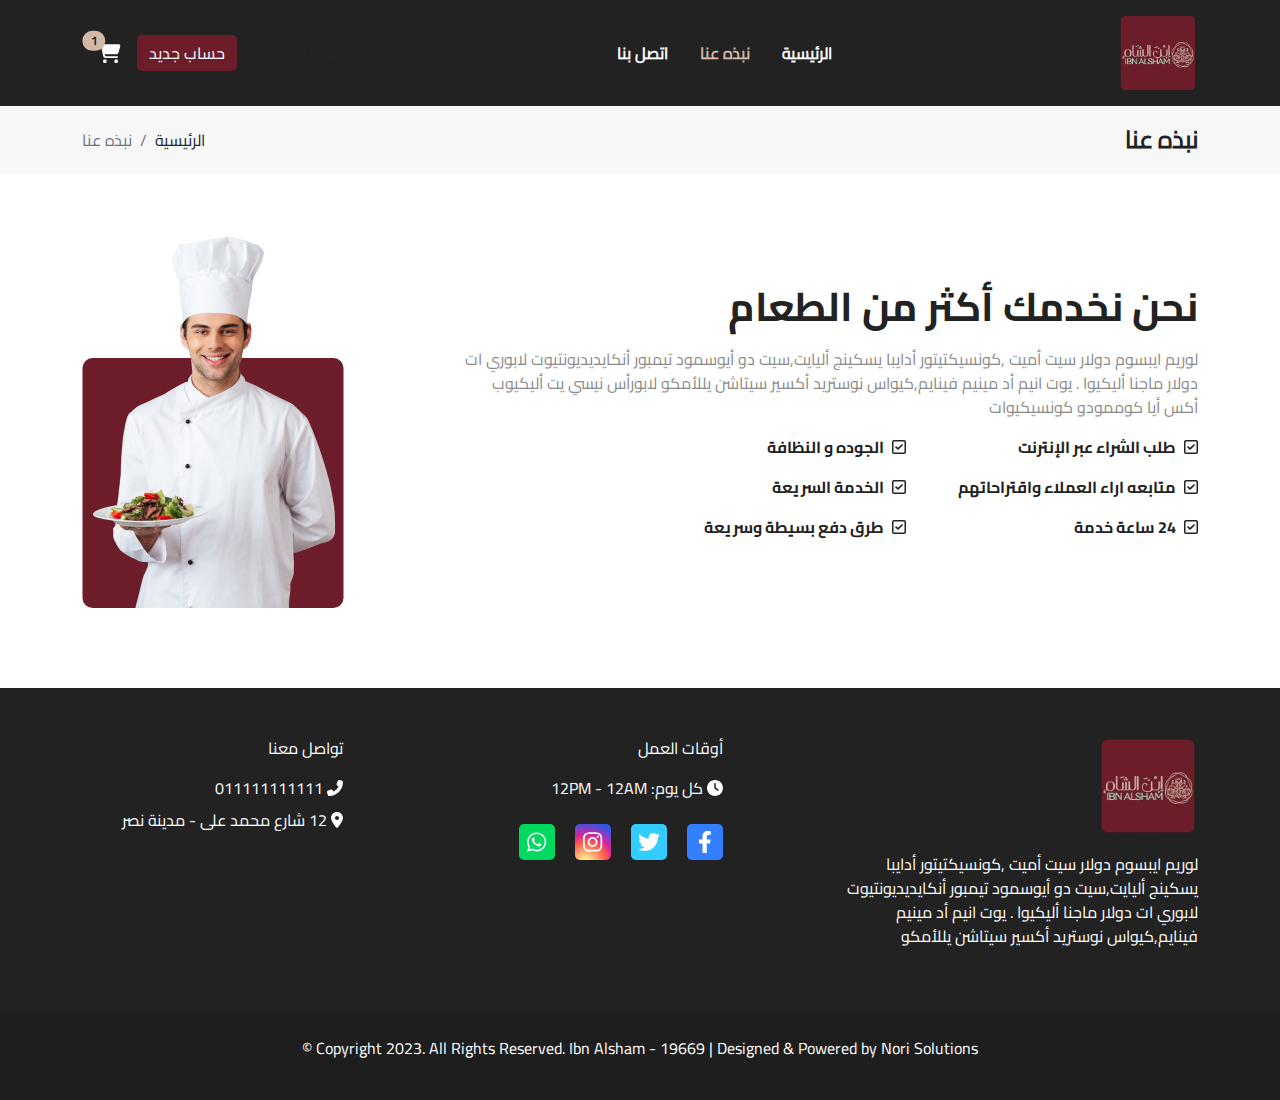
<file: about-us.html>
<!DOCTYPE html>
<html lang="en" dir="rtl">
<head>
    <meta charset="UTF-8">
    <meta http-equiv="X-UA-Compatible" content="IE=edge">
    <meta name="viewport" content="width=device-width, initial-scale=1.0">
    <title>Ibn Alsham</title>
    <meta name="keywords" content="..." />
    <meta name="description" content="...">
    <meta name="author" content="...">

    <!-- site Favicon -->
    <link rel="icon" href="..." sizes="32x32" />
    <link rel="apple-touch-icon" href="..." />
    <meta name="msapplication-TileImage" content="..." />

    <!-- css All Plugins Files -->
    <link rel="stylesheet" href="./assets/modules/slick/slick-theme.css">
    <link rel="stylesheet" href="./assets/modules/slick/slick.css">
    <!-- <link rel="stylesheet" href="./assets/modules/bootstrap/css/bootstrap.min.css"> -->
    <link rel="stylesheet" href="./assets/modules/bootstrap/css/bootstrap.rtl.min.css">
    <link rel="stylesheet" href="./assets/modules/fontawesome/css/all.min.css">

    <!-- Main Style -->
    <link rel="stylesheet" href="./assets/css/styles.css">
</head>
<body>
    <div class="body-overlay d-none"></div>

    <!-- Navbar -->
    <nav class="navbar navbar-expand-lg bg-dark">
        <div class="container">
            <div class="d-flex justify-content-between w-100">
                <a class="navbar-brand" href="./index.html">
                    <img src="./assets/images/logo.png" alt="Bootstrap" width="80">
                </a>
                <div class="navbar-menu d-lg-flex justify-content-between align-items-center flex-grow-1 d-none">
                    <ul class="navbar-nav mx-auto my-0">
                        <li class="nav-item px-2">
                            <a class="nav-link fw-semibold text-white" aria-current="page" href="./index.html">الرئيسية</a>
                        </li>
                        <li class="nav-item px-2">
                            <a class="nav-link fw-semibold text-white active" href="./about-us.html">نبذه عنا</a>
                        </li>
                        <li class="nav-item px-2">
                            <a class="nav-link fw-semibold text-white" href="./contact-us.html">اتصل بنا</a>
                        </li>
                    </ul>
                    <div class="btns d-flex align-items-center">
                        <a href="#" id="login-modal" class="text-decoration-none" data-bs-toggle="modal" data-bs-target="#login">تسجيل الدخول</a>
                        <a href="./register.html" class="btn btn-main mx-3">حساب جديد</a>
                    </div>
                </div>
                <button class="navbar-toggler border-0 mt-2" type="button" data-bs-toggle="modal" data-bs-target="#navbar-content">
                    <span class="navbar-toggler-icon"></span>
                </button>
                <div id="cart" class="dropdown dropdown-center d-lg-flex d-none justify-content-center flex-column px-0" role="button">
                    <span id="toggle-show" class="dropdown-toggle position-relative" data-bs-toggle="dropdown" aria-expanded="false">
                        <i class="fa-solid fa-cart-shopping text-white fa-lg"></i>
                        <span class="position-absolute top-0 translate-middle badge rounded-pill bg-secondary text-dark">
                            1
                            <span class="visually-hidden">unread messages</span>
                        </span>
                    </span>
                    <ul class="dropdown-menu dropdown-menu-end" style="margin-top: -10px;"> <!--style="margin-top: -10px;"-->
                        <li>
                            <div class="product d-flex justify-content-between">
                                <div class="image pe-2">
                                    <img class="mx-0 my-auto" src="./assets/images/1.jpg" alt="Product">
                                </div>
                                <div class="info">
                                    <a class="cart_product_name" href="#">وجبه رقبه ضاني مشوي+ ارز بالزنيب</a>
                                    <p>
                                        <strong> 500 ج.م </strong>
                                        <br>
                                        العدد : 1
                                    </p>
                                </div>
                            </div>
                        </li>
                        <div class="dropdown-divider"></div>
                        <li>
                            <div class="cart-footer row justify-content-between align-items-center">
                                <p class="text-start mb-0 col"><strong>الاجمالى</strong></p>
                                <p class="text-end mb-0 col"><strong><span id="react-cart-total-price">500</span> ج.م</strong></p>
                            </div>
                        </li>
                        <div class="dropdown-divider"></div>
                        <li>
                            <a class="btn btn-main w-100" href="checkout.html">الدفع</a>
                        </li>
                    </ul>
                </div>
            </div>
        </div>
    </nav>
    <!-- Navbar on Mobile -->
    <div class="modal fade" id="navbar-content" tabindex="-1" aria-labelledby="navbarLabel" aria-hidden="true">
        <div class="modal-dialog modal-fullscreen">
            <div class="modal-content">
                <div class="modal-header border-0">
                    <button type="button" class="btn-close" data-bs-dismiss="modal" aria-label="Close"></button>
                </div>
                <div class="modal-body d-flex flex-column align-items-start">
                    <ul class="navbar-nav w-100 my-0">
                        <li class="nav-item py-1 border border-bottom-1 border-top-0 border-end-0 border-start-0 px-2">
                            <a class="nav-link fw-semibold" aria-current="page" href="./index.html">الرئيسية</a>
                        </li>
                        <li class="nav-item py-1 border border-bottom-1 border-top-0 border-end-0 border-start-0 px-2">
                            <a class="nav-link fw-semibold active" href="./about-us.html">نبذه عنا</a>
                        </li>
                        <li class="nav-item py-1 border border-bottom-1 border-top-0 border-end-0 border-start-0 px-2">
                            <a class="nav-link fw-semibold" href="./contact-us.html">اتصل بنا</a>
                        </li>
                    </ul>
                    <div class="btns mt-3 d-flex align-items-center">
                        <a href="#" id="login-modal" class="text-decoration-none fw-semibold" data-bs-toggle="modal" data-bs-target="#login">تسجيل الدخول</a>
                        <a href="./register.html" class="btn btn-main mx-3 fw-semibold">حساب جديد</a>
                    </div>
                </div>
            </div>
        </div>
    </div>

    <!-- Breadcrumb -->
    <nav aria-label="breadcrumb" class="breadcrumb bg-light py-3 d-md-block d-none">
        <div class="container">
            <div class="row justify-content-between align-items-center">
                <div class="col-6">
                    <p class="breadcrumb-title mb-0 fw-semibold fs-4">نبذه عنا</p>
                </div>
                <div class="col-6">
                    <ol class="breadcrumb mb-0 float-end">
                        <li class="breadcrumb-item"><a href="./index.html">الرئيسية</a></li>
                        <li class="breadcrumb-item active" aria-current="page">نبذه عنا</li>
                    </ol>
                    <div class="clearfix"></div>
                </div>
            </div>
        </div>
    </nav>


    <main class="about-us">
        <div class="container">
            <div class="row justify-content-between align-items-center">
                <div class="col-lg-8 col-12">
                    <div class="about-info">
                        <h6 class="text-primary d-md-none d-block">نبذه عنا</h6>
                        <h1>نحن نخدمك أكثر من الطعام</h1>
                        <p class="text-gray mt-3">لوريم ايبسوم دولار سيت أميت ,كونسيكتيتور أدايبا يسكينج أليايت,سيت دو أيوسمود تيمبور أنكايديديونتيوت لابوري ات دولار ماجنا أليكيوا . يوت انيم أد مينيم فينايم,كيواس نوستريد أكسير سيتاشن يللأمكو لابورأس نيسي يت أليكيوب أكس أيا كوممودو كونسيكيوات</p>
                    </div>
                    <div class="features d-flex flex-md-row flex-column">
                        <div>
                            <div class="feature">
                                <p>
                                    <i class="fa-regular fa-square-check"></i>
                                    <strong class="mx-1">طلب الشراء عبر الإنترنت</strong>
                                </p>
                            </div>
                            <div class="feature">
                                <p>
                                    <i class="fa-regular fa-square-check"></i>
                                    <strong class="mx-1">متابعه  اراء العملاء واقتراحاتهم</strong>
                                </p>
                            </div>
                            <div class="feature">
                                <p>
                                    <i class="fa-regular fa-square-check"></i>
                                    <strong class="mx-1">24 ساعة خدمة</strong></p>
                            </div>
                        </div>
                        <div class="mx-md-5">
                            <div class="feature">
                                <p>
                                    <i class="fa-regular fa-square-check"></i>
                                    <strong class="mx-1">الجوده و النظافة</strong>
                                </p>
                            </div>
                            <div class="feature">
                                <p>
                                    <i class="fa-regular fa-square-check"></i>
                                    <strong class="mx-1">الخدمة السريعة</strong>
                                </p>
                            </div>
                            <div class="feature">
                                <p>
                                    <i class="fa-regular fa-square-check"></i>
                                    <strong class="mx-1">طرق دفع بسيطة وسريعة</strong>
                                </p>
                            </div>
                        </div>
                    </div>
                </div>
                <div class="col-lg-3 d-lg-block d-none">
                    <div class="position-relative" style="z-index: 1;">
                        <div class="image text-center">
                            <img src="./assets/images/chef.png" alt="" class="img-fluid">
                        </div>
                        <div class="image-wrapper"></div>
                    </div>
                </div>
            </div>
        </div>
    </main>


    <!-- Footer Section -->
    <footer class="bg-dark text-white pt-5 d-lg-block d-none">
        <div class="container">
            <div class="top-footer pb-5">
                <div class="row justify-content-between align-items-start">
                    <div class="col-lg-4">
                        <div class="logo mb-3">
                            <img src="./assets/images/logo.png" alt="" width="100">
                        </div>
                        <p>لوريم ايبسوم دولار سيت أميت ,كونسيكتيتور أدايبا يسكينج أليايت,سيت دو أيوسمود تيمبور أنكايديديونتيوت لابوري ات دولار ماجنا أليكيوا . يوت انيم أد مينيم فينايم,كيواس نوستريد أكسير سيتاشن يللأمكو</p>
                    </div>
                    <div class="col-lg-3">
                        <p>أوقات العمل</p>
                        <div class="time">
                            <i class="fa-solid fa-clock"></i>
                            <span class="me-2">كل يوم: <span>12PM - 12AM</span></span>
                        </div>
                        <div class="social-links d-flex mt-4">
                            <a href="#" class="link facebook">
                                <i class="fa-brands fa-facebook-f"></i>
                            </a>
                            <a href="#" class="link twitter">
                                <i class="fa-brands fa-twitter"></i>
                            </a>
                            <a href="#" class="link instagram">
                                <i class="fa-brands fa-instagram"></i>
                            </a>
                            <a href="#" class="link whatsapp">
                                <i class="fa-brands fa-whatsapp"></i>
                            </a>
                        </div>
                    </div>
                    <div class="col-lg-3">
                        <p>تواصل معنا</p>
                        <div class="phone mb-2">
                            <i class="fa-solid fa-phone-flip"></i>
                            <span class="me-2">011111111111</span>
                        </div>
                        <div class="address mb-2">
                            <i class="fa-solid fa-location-dot"></i>
                            <span class="me-2">12 شارع محمد على - مدينة نصر</span>
                        </div>
                    </div>
                </div>
            </div>
        </div>
        <div class="copy-rights text-white text-center bg-darker py-4">
            <p> Copyright 2023. All Rights Reserved. Ibn Alsham - 19669 | Designed & Powered by Nori Solutions ©</p>
        </div>
    </footer>
    <!-- Footer Section -->

    <!-- Login Modal -->
    <div class="modal fade" id="login" tabindex="-1" aria-labelledby="loginLabel" aria-hidden="true">
        <div class="modal-dialog modal-sm">
            <div class="modal-content">
                <div class="modal-header justify-content-center border-0">
                    <h1 class="modal-title fs-5" id="loginLabel">تسجيل الدخول</h1>
                </div>
                <div class="modal-body">
                    <form action="" method="post">
                        <div class="mb-3">
                            <input type="email" class="form-control text-start" placeholder="البريد الالكترونى" name="email" id="email" required>
                        </div>
                        <div class="mb-3">
                            <input type="password" class="form-control text-start" placeholder="كلمة السر" name="password" id="password" required>
                        </div>
                        <div class="mb-3 form-check d-flex justify-content-center">
                            <input type="checkbox" class="form-check-input" name="remember" id="remember">
                            <label class="form-check-label mx-2" for="remember">تذكرنى</label>
                        </div>
                        <div class="mb-2">
                            <a href="#" class="text-primary">نسيت كلمة السر؟</a>
                        </div>
                        <div class="mb-4">
                            <button type="submit" class="btn btn-main w-100">دخول</button>
                        </div>
                        <div class="mb-2 text-center">
                            <p class="mb-0 fw-light">من خلال الاستمرار فإنك توافق على</p>
                            <p class="mb-0 fw-light">
                                <a href="" class="text-dark">الشروط والأحكام</a>
                                و
                                <a href="" class="text-dark">سياسة الخصوصية</a>
                            </p>
                        </div>
                        <div class="mb-2 text-center">
                            <a href="#" class="fs-6 text-dark">
                                <p>
                                    <strong>انشاء حساب جديد؟</strong>
                                    <strong class="text-primary text-decoration-underline">انشاء حساب</strong>
                                </p>
                            </a>
                        </div>
                    </form>
                </div>
            </div>
        </div>
    </div>

    <!-- Modules JS -->
    <script src="./assets/modules/jquery/jquery.min.js"></script>
    <script src="https://cdn.jsdelivr.net/npm/@popperjs/core@2.11.6/dist/umd/popper.min.js" integrity="sha384-oBqDVmMz9ATKxIep9tiCxS/Z9fNfEXiDAYTujMAeBAsjFuCZSmKbSSUnQlmh/jp3" crossorigin="anonymous"></script>
    <script src="./assets/modules/bootstrap/js/bootstrap.min.js"></script>
    <script src="./assets/modules/slick/slick.min.js"></script>
    <script src="./assets/modules/fontawesome/js/all.min.js"></script>

    <!-- Main Js -->
    <script src="./assets/js/script.js"></script>
</body>
</html>
</file>
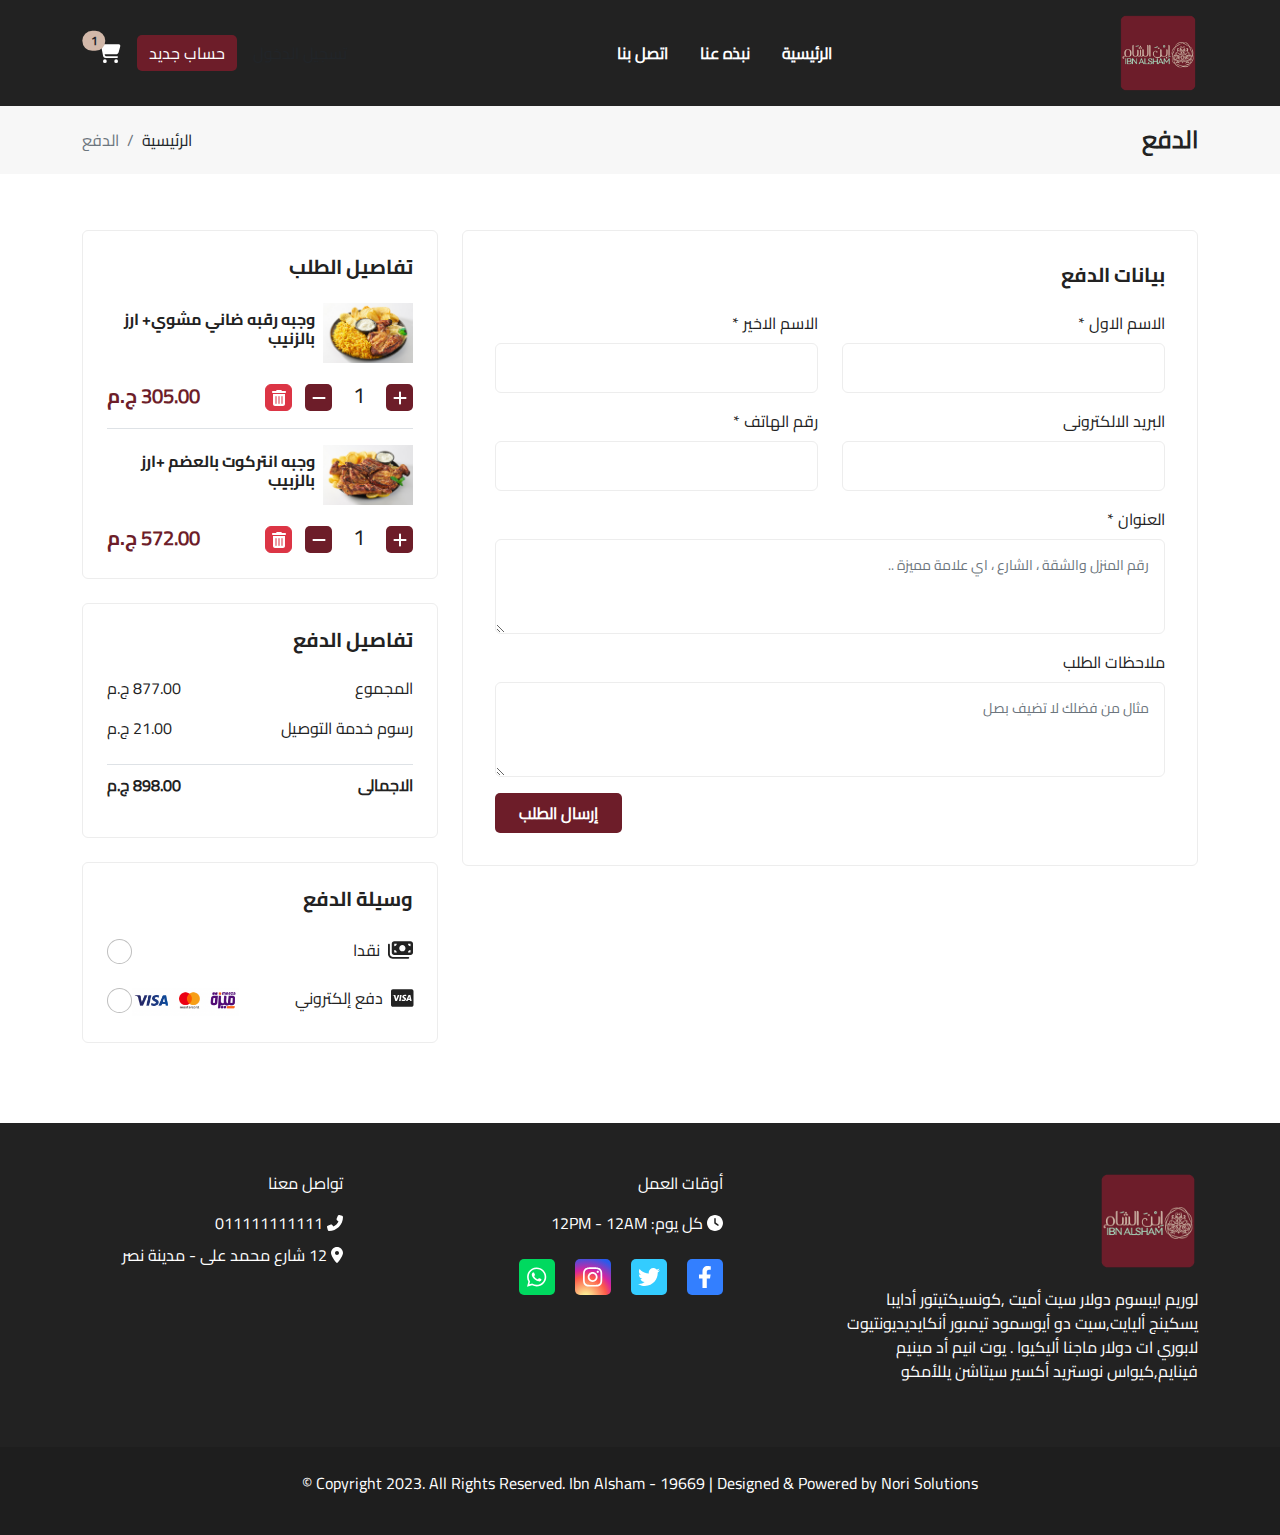
<file: checkout.html>
<!DOCTYPE html>
<html lang="en" dir="rtl">
<head>
    <meta charset="UTF-8">
    <meta http-equiv="X-UA-Compatible" content="IE=edge">
    <meta name="viewport" content="width=device-width, initial-scale=1.0">
    <title>Ibn Alsham</title>
    <meta name="keywords" content="..." />
    <meta name="description" content="...">
    <meta name="author" content="...">

    <!-- site Favicon -->
    <link rel="icon" href="..." sizes="32x32" />
    <link rel="apple-touch-icon" href="..." />
    <meta name="msapplication-TileImage" content="..." />

    <!-- css All Plugins Files -->
    <link rel="stylesheet" href="./assets/modules/slick/slick-theme.css">
    <link rel="stylesheet" href="./assets/modules/slick/slick.css">
    <!-- <link rel="stylesheet" href="./assets/modules/bootstrap/css/bootstrap.min.css"> -->
    <link rel="stylesheet" href="./assets/modules/bootstrap/css/bootstrap.rtl.min.css">
    <link rel="stylesheet" href="./assets/modules/fontawesome/css/all.min.css">

    <!-- Main Style -->
    <link rel="stylesheet" href="./assets/css/styles.css">
</head>
<body class="position-relative">
    <div class="body-overlay d-none"></div>

    <div class="empty-checkout-cart d-none">
        <div class="modal-cart bg-white p-4 border text-center d-flex flex-column justify-content-center align-items-center rounded">
            <h3>Less than the minimum order</h3>
            <button class="btn btn-main w-100 fw-bold mt-3 py-3">Add More</button>
        </div>
    </div>

    <!-- Navbar -->
    <nav class="navbar navbar-expand-lg bg-dark">
        <div class="container">
            <div class="d-flex justify-content-between w-100">
                <a class="navbar-brand" href="./index.html">
                    <img src="./assets/images/logo.png" alt="Bootstrap" width="80">
                </a>
                <div class="navbar-menu d-lg-flex justify-content-between align-items-center flex-grow-1 d-none">
                    <ul class="navbar-nav mx-auto my-0">
                        <li class="nav-item px-2">
                            <a class="nav-link fw-semibold text-white" aria-current="page" href="./index.html">الرئيسية</a>
                        </li>
                        <li class="nav-item px-2">
                            <a class="nav-link fw-semibold text-white" href="./about-us.html">نبذه عنا</a>
                        </li>
                        <li class="nav-item px-2">
                            <a class="nav-link fw-semibold text-white" href="./contact-us.html">اتصل بنا</a>
                        </li>
                    </ul>
                    <div class="btns d-flex align-items-center">
                        <a href="#" id="login-modal" class="text-decoration-none" data-bs-toggle="modal" data-bs-target="#login">تسجيل الدخول</a>
                        <a href="./register.html" class="btn btn-main mx-3">حساب جديد</a>
                    </div>
                </div>
                <button class="navbar-toggler border-0 mt-2" type="button" data-bs-toggle="modal" data-bs-target="#navbar-content">
                    <span class="navbar-toggler-icon"></span>
                </button>
                <div id="cart" class="dropdown dropdown-center d-lg-flex d-none justify-content-center flex-column px-0" role="button">
                    <span id="toggle-show" class="dropdown-toggle position-relative" data-bs-toggle="dropdown" aria-expanded="false">
                        <i class="fa-solid fa-cart-shopping text-white fa-lg"></i>
                        <span class="position-absolute top-0 translate-middle badge rounded-pill bg-secondary text-dark">
                            1
                            <span class="visually-hidden">unread messages</span>
                        </span>
                    </span>
                    <ul class="dropdown-menu dropdown-menu-end" style="margin-top: -10px;"> <!--style="margin-top: -10px;"-->
                        <li>
                            <div class="product d-flex justify-content-between">
                                <div class="image pe-2">
                                    <img class="mx-0 my-auto" src="./assets/images/1.jpg" alt="Product">
                                </div>
                                <div class="info">
                                    <a class="cart_product_name" href="#">وجبه رقبه ضاني مشوي+ ارز بالزنيب</a>
                                    <p>
                                        <strong> 500 ج.م </strong>
                                        <br>
                                        العدد : 1
                                    </p>
                                </div>
                            </div>
                        </li>
                        <div class="dropdown-divider"></div>
                        <li>
                            <div class="cart-footer row justify-content-between align-items-center">
                                <p class="text-start mb-0 col"><strong>الاجمالى</strong></p>
                                <p class="text-end mb-0 col"><strong><span id="react-cart-total-price">500</span> ج.م</strong></p>
                            </div>
                        </li>
                        <div class="dropdown-divider"></div>
                        <li>
                            <a class="btn btn-main w-100" href="checkout.html">الدفع</a>
                        </li>
                    </ul>
                </div>
            </div>
        </div>
    </nav>
    <!-- Navbar on Mobile -->
    <div class="modal fade" id="navbar-content" tabindex="-1" aria-labelledby="navbarLabel" aria-hidden="true">
        <div class="modal-dialog modal-fullscreen">
            <div class="modal-content">
                <div class="modal-header border-0">
                    <button type="button" class="btn-close" data-bs-dismiss="modal" aria-label="Close"></button>
                </div>
                <div class="modal-body d-flex flex-column align-items-start">
                    <ul class="navbar-nav w-100 my-0">
                        <li class="nav-item py-1 border border-bottom-1 border-top-0 border-end-0 border-start-0 px-2">
                            <a class="nav-link fw-semibold" aria-current="page" href="./index.html">الرئيسية</a>
                        </li>
                        <li class="nav-item py-1 border border-bottom-1 border-top-0 border-end-0 border-start-0 px-2">
                            <a class="nav-link fw-semibold" href="./about-us.html">نبذه عنا</a>
                        </li>
                        <li class="nav-item py-1 border border-bottom-1 border-top-0 border-end-0 border-start-0 px-2">
                            <a class="nav-link fw-semibold" href="./contact-us.html">اتصل بنا</a>
                        </li>
                    </ul>
                    <div class="btns mt-3 d-flex align-items-center">
                        <a href="#" id="login-modal" class="text-decoration-none fw-semibold" data-bs-toggle="modal" data-bs-target="#login">تسجيل الدخول</a>
                        <a href="./register.html" class="btn btn-main fw-semibold mx-3">حساب جديد</a>
                    </div>
                </div>
            </div>
        </div>
    </div>

    <!-- Breadcrumb -->
    <nav aria-label="breadcrumb" class="breadcrumb bg-light py-3 d-md-block d-none">
        <div class="container">
            <div class="row justify-content-between align-items-center">
                <div class="col-6">
                    <p class="breadcrumb-title mb-0 fw-semibold fs-4">الدفع</p>
                </div>
                <div class="col-6">
                    <ol class="breadcrumb mb-0 float-end">
                        <li class="breadcrumb-item"><a href="./index.html">الرئيسية</a></li>
                        <li class="breadcrumb-item active" aria-current="page">الدفع</li>
                    </ol>
                    <div class="clearfix"></div>
                </div>
            </div>
        </div>
    </nav>

    <main class="checkout">
        <div class="container">
            <div class="row">
                <div class="col-xl-8">
                    <div class="checkout-content">
                        <div class="card p-lg-3">
                            <div class="card-body">
                                <h5 class="card-title">بيانات الدفع</h5>
                                <form action="" method="" id="order-form" class="mt-4">
                                    <div class="row">
                                        <div class="col-lg-6 mb-3">
                                            <label for="first-name" class="form-label">الاسم الاول *</label>
                                            <input type="text" class="form-control rounded-2" id="first-name" name="first_name">
                                        </div>
                                        <div class="col-lg-6 mb-3">
                                            <label for="last-name" class="form-label">الاسم الاخير *</label>
                                            <input type="text" class="form-control rounded-2" id="last-name" name="last_name">
                                        </div>
                                        <div class="col-lg-6 mb-3">
                                            <label for="email" class="form-label">البريد الالكترونى</label>
                                            <input type="email" class="form-control rounded-2" id="email" name="email">
                                        </div>
                                        <div class="col-lg-6 mb-3">
                                            <label for="phone-number" class="form-label">رقم الهاتف *</label>
                                            <input type="text" class="form-control rounded-2" id="phone-number" name="phone_number">
                                        </div>
                                        <div class="col-lg-12 mb-3">
                                            <label for="address" class="form-label">العنوان *</label>
                                            <textarea rows="3" class="form-control rounded-2" id="address" name="address" placeholder="رقم المنزل والشقة ، الشارع ، اي علامة مميزة .."></textarea>
                                        </div>
                                        <div class="col-lg-12 mb-3">
                                            <label for="address" class="form-label">ملاحظات الطلب</label>
                                            <textarea rows="3" class="form-control rounded-2" id="address" name="address" placeholder="مثال من فضلك لا تضيف بصل"></textarea>
                                        </div>
                                    </div>
                                    <div class="text-end d-lg-block d-none">
                                        <button type="submit" form="order-form" class="btn btn-main fw-bold px-4 py-2">إرسال الطلب</button>
                                    </div>
                                </form>
                            </div>
                        </div>
                    </div>
                </div>
                <div class="col-xl-4 mt-xl-0 mt-4 pb-xl-0 pb-5">
                    <!-- Products Information -->
                    <div class="card p-lg-2">
                        <div class="card-body p-lg-3">
                            <h5 class="card-title">تفاصيل الطلب</h5>
                            <div class="products mt-4">
                                <div class="product pb-3 mb-3 border border-bottom-2 border-top-0 border-start-0 border-end-0">
                                    <div class="d-flex align-items-center">
                                        <img class="mx-0 my-auto border-2" src="./assets/images/1.jpg" alt="Product" width="90">
                                        <h6 class="product_name mx-2 fw-bold">وجبه رقبه ضاني مشوي+ ارز بالزنيب</h6>
                                    </div>
                                    <div class="info mt-3">
                                        <div class="total d-flex justify-content-between align-items-center">
                                            <div class="quantity-input border-0">
                                                <button type="button" class="btn btn-main quantity-btn add-qty">
                                                    <i class="fa-solid fa-plus"></i>
                                                </button>
                                                <span class="quantity-count mx-3">1</span>
                                                <button type="button" class="btn btn-main quantity-btn subtract-qty" disable>
                                                    <i class="fa-solid fa-minus"></i>
                                                </button> 
                                                <button type="button" class="btn btn-danger quantity-btn subtract-qty mx-2">
                                                    <i class="fa-solid fa-trash-can"></i>
                                                </button> 
                                            </div>
                                            <div class="total-price">
                                                <strong class="text-primary fs-5"><span class="net-price" data-price="305">305.00</span> ج.م</strong>
                                            </div>
                                        </div>
                                    </div>
                                </div>
                                <div class="product">
                                    <div class="d-flex align-items-center">
                                        <img class="mx-0 my-auto border-2" src="./assets/images/2.jpg" alt="Product" width="90">
                                        <h6 class="product_name mx-2 fw-bold">وجبه انتركوت بالعضم +ارز بالزبيب</h6>
                                    </div>
                                    <div class="info mt-3">
                                        <div class="total d-flex justify-content-between align-items-center">
                                            <div class="quantity-input border-0">
                                                <button type="button" class="btn btn-main quantity-btn add-qty">
                                                    <i class="fa-solid fa-plus"></i>
                                                </button>
                                                <span class="quantity-count mx-3">1</span>
                                                <button type="button" class="btn btn-main quantity-btn subtract-qty" disable>
                                                    <i class="fa-solid fa-minus"></i>
                                                </button> 
                                                <button type="button" class="btn btn-danger quantity-btn subtract-qty mx-2">
                                                    <i class="fa-solid fa-trash-can"></i>
                                                </button> 
                                            </div>
                                            <div class="total-price">
                                                <strong class="text-primary fs-5"><span class="net-price" data-price="572">572.00</span> ج.م</strong>
                                            </div>
                                        </div>
                                    </div>
                                </div>
                            </div>
                        </div>
                    </div>
                    <!-- Total Price and Shipping Price -->
                    <div class="card p-lg-2 mt-4">
                        <div class="card-body">
                            <h5 class="card-title">تفاصيل الدفع</h5>
                            <div class="total mt-4">
                                <div class="pb-2 mb-2 border border-bottom-2 border-top-0 border-start-0 border-end-0">
                                    <div class="d-flex justify-content-between align-items-center">
                                        <p>المجموع</p>
                                        <p><span class="total-unit-price">877.00 </span>ج.م</p>
                                    </div>
                                    <div class="d-flex justify-content-between align-items-center">
                                        <p>رسوم خدمة التوصيل</p>
                                        <p><span>21.00 </span>ج.م</p>
                                    </div>
                                </div>
                                <div class="d-flex justify-content-between align-items-center">
                                    <p class="fw-bold">الاجمالى</p>
                                    <p class="fw-bold"><span>898.00 </span>ج.م</p>
                                </div>
                            </div>
                        </div>
                    </div>
                    <!-- Payment Method -->
                    <div class="card p-lg-2 mt-4">
                        <div class="card-body">
                            <h5 class="card-title">وسيلة الدفع</h5>
                            <div class="methods mt-4">
                                <div class="mb-3 form-check d-flex align-items-center justify-content-between p-0">
                                    <label class="form-check-label d-flex align-items-center" for="cash">
                                        <i class="fa-solid fa-money-bills fa-lg"></i>
                                        <p class="ms-2 mb-0">نقدا</p>
                                    </label>
                                    <div class="checkArea">
                                        <input class="form-check-input radio" type="radio" name="payment_method" id="cash">
                                    </div>
                                </div>
                                <div class="form-check d-flex align-items-center justify-content-between p-0">
                                    <label class="form-check-label d-flex align-items-center" for="visa">
                                        <i class="fa-brands fa-cc-visa fa-lg"></i>
                                        <p class="ms-2 mb-0">دفع إلكتروني</p>
                                    </label>
                                    <div class="checkArea d-flex align-items-center">
                                        <img src="./assets/images/visa.png" alt="visa" height="28" class="mt-2 mx-4">
                                        <input class="form-check-input radio" type="radio" name="payment_method" id="visa">
                                    </div>
                                </div>
                            </div>
                        </div>
                    </div>
                </div>
            </div>
        </div>

        <!-- Submit Button on Mobile -->
        <div class="submit-btn bg-white border border-1 p-4 position-fixed bottom-0 w-100 d-lg-none d-block">
            <div class="container">
                <div class="row">
                    <div class="col-12 p-0">
                        <button type="submit" form="order-form" class="btn btn-main fw-bold py-3 rounded-2 w-100">إرسال الطلب</button>
                    </div>
                </div>
            </div>
        </div>
    </main>

    <!-- Footer Section -->
    <footer class="bg-dark text-white pt-5 d-lg-block d-none">
        <div class="container">
            <div class="top-footer pb-5">
                <div class="row justify-content-between align-items-start">
                    <div class="col-lg-4">
                        <div class="logo mb-3">
                            <img src="./assets/images/logo.png" alt="" width="100">
                        </div>
                        <p>لوريم ايبسوم دولار سيت أميت ,كونسيكتيتور أدايبا يسكينج أليايت,سيت دو أيوسمود تيمبور أنكايديديونتيوت لابوري ات دولار ماجنا أليكيوا . يوت انيم أد مينيم فينايم,كيواس نوستريد أكسير سيتاشن يللأمكو</p>
                    </div>
                    <div class="col-lg-3">
                        <p>أوقات العمل</p>
                        <div class="time">
                            <i class="fa-solid fa-clock"></i>
                            <span class="me-2">كل يوم: <span>12PM - 12AM</span></span>
                        </div>
                        <div class="social-links d-flex mt-4">
                            <a href="#" class="link facebook">
                                <i class="fa-brands fa-facebook-f"></i>
                            </a>
                            <a href="#" class="link twitter">
                                <i class="fa-brands fa-twitter"></i>
                            </a>
                            <a href="#" class="link instagram">
                                <i class="fa-brands fa-instagram"></i>
                            </a>
                            <a href="#" class="link whatsapp">
                                <i class="fa-brands fa-whatsapp"></i>
                            </a>
                        </div>
                    </div>
                    <div class="col-lg-3">
                        <p>تواصل معنا</p>
                        <div class="phone mb-2">
                            <i class="fa-solid fa-phone-flip"></i>
                            <span class="me-2">011111111111</span>
                        </div>
                        <div class="address mb-2">
                            <i class="fa-solid fa-location-dot"></i>
                            <span class="me-2">12 شارع محمد على - مدينة نصر</span>
                        </div>
                    </div>
                </div>
            </div>
        </div>
        <div class="copy-rights text-white text-center bg-darker py-4">
            <p> Copyright 2023. All Rights Reserved. Ibn Alsham - 19669 | Designed & Powered by Nori Solutions ©</p>
        </div>
    </footer>
    <!-- Footer Section -->

    <!-- Login Modal -->
    <div class="modal fade" id="login" tabindex="-1" aria-labelledby="loginLabel" aria-hidden="true">
        <div class="modal-dialog modal-sm">
            <div class="modal-content">
                <div class="modal-header justify-content-center border-0">
                    <h1 class="modal-title fs-5" id="loginLabel">تسجيل الدخول</h1>
                </div>
                <div class="modal-body">
                    <form action="" method="post">
                        <div class="mb-3">
                            <input type="email" class="form-control text-start" placeholder="البريد الالكترونى" name="email" id="email" required>
                        </div>
                        <div class="mb-3">
                            <input type="password" class="form-control text-start" placeholder="كلمة السر" name="password" id="password" required>
                        </div>
                        <div class="mb-3 form-check d-flex justify-content-center">
                            <input type="checkbox" class="form-check-input" name="remember" id="remember">
                            <label class="form-check-label mx-2" for="remember">تذكرنى</label>
                        </div>
                        <div class="mb-2">
                            <a href="#" class="text-primary">نسيت كلمة السر؟</a>
                        </div>
                        <div class="mb-4">
                            <button type="submit" class="btn btn-main w-100">دخول</button>
                        </div>
                        <div class="mb-2 text-center">
                            <p class="mb-0 fw-light">من خلال الاستمرار فإنك توافق على</p>
                            <p class="mb-0 fw-light">
                                <a href="" class="text-dark">الشروط والأحكام</a>
                                و
                                <a href="" class="text-dark">سياسة الخصوصية</a>
                            </p>
                        </div>
                        <div class="mb-2 text-center">
                            <a href="#" class="fs-6 text-dark">
                                <p>
                                    <strong>انشاء حساب جديد؟</strong>
                                    <strong class="text-primary text-decoration-underline">انشاء حساب</strong>
                                </p>
                            </a>
                        </div>
                    </form>
                </div>
            </div>
        </div>
    </div>

    <!-- Modules JS -->
    <script src="./assets/modules/jquery/jquery.min.js"></script>
    <script src="https://cdn.jsdelivr.net/npm/@popperjs/core@2.11.6/dist/umd/popper.min.js" integrity="sha384-oBqDVmMz9ATKxIep9tiCxS/Z9fNfEXiDAYTujMAeBAsjFuCZSmKbSSUnQlmh/jp3" crossorigin="anonymous"></script>
    <script src="./assets/modules/bootstrap/js/bootstrap.min.js"></script>
    <script src="./assets/modules/slick/slick.min.js"></script>
    <script src="./assets/modules/fontawesome/js/all.min.js"></script>

    <!-- Main Js -->
    <script src="./assets/js/script.js"></script>
</body>
</html>
</file>
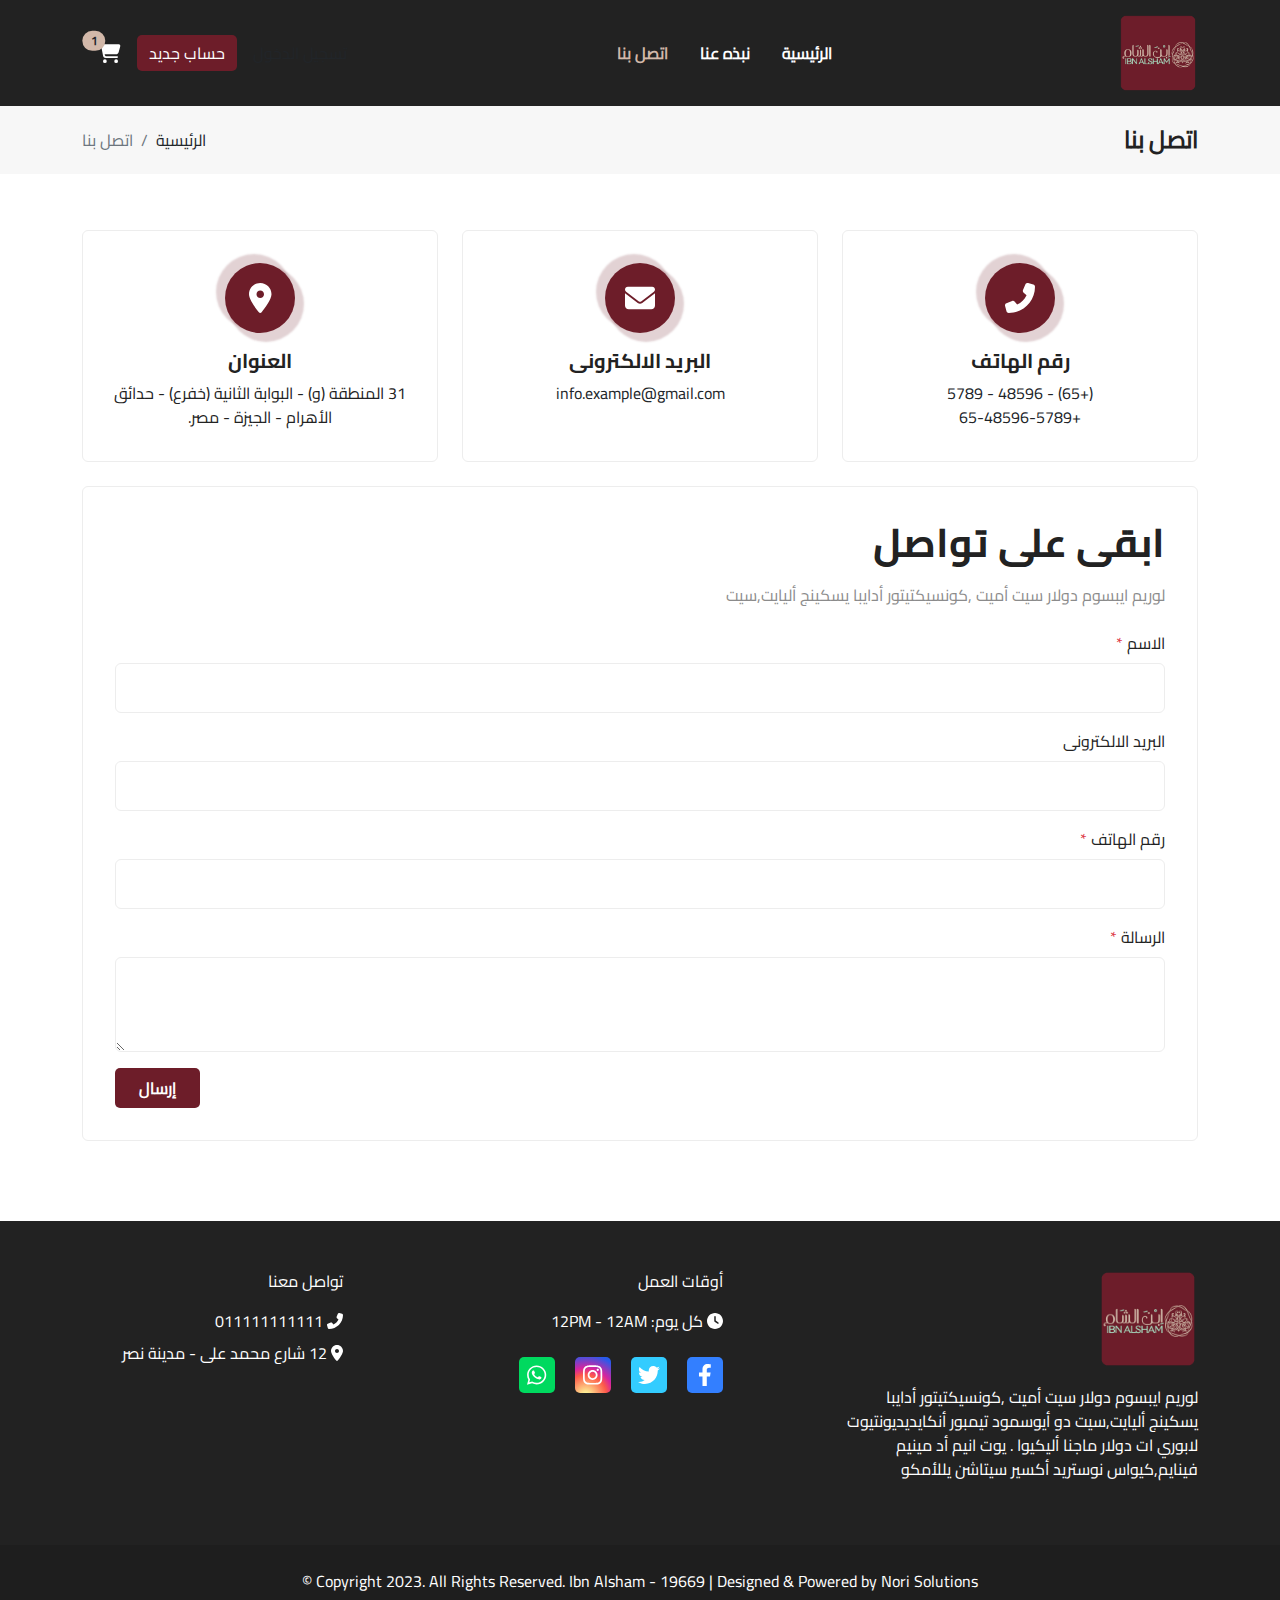
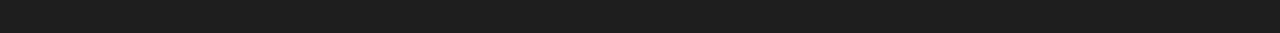
<file: contact-us.html>
<!DOCTYPE html>
<html lang="en" dir="rtl">
<head>
    <meta charset="UTF-8">
    <meta http-equiv="X-UA-Compatible" content="IE=edge">
    <meta name="viewport" content="width=device-width, initial-scale=1.0">
    <title>Ibn Alsham</title>
    <meta name="keywords" content="..." />
    <meta name="description" content="...">
    <meta name="author" content="...">

    <!-- site Favicon -->
    <link rel="icon" href="..." sizes="32x32" />
    <link rel="apple-touch-icon" href="..." />
    <meta name="msapplication-TileImage" content="..." />

    <!-- css All Plugins Files -->
    <link rel="stylesheet" href="./assets/modules/slick/slick-theme.css">
    <link rel="stylesheet" href="./assets/modules/slick/slick.css">
    <!-- <link rel="stylesheet" href="./assets/modules/bootstrap/css/bootstrap.min.css"> -->
    <link rel="stylesheet" href="./assets/modules/bootstrap/css/bootstrap.rtl.min.css">
    <link rel="stylesheet" href="./assets/modules/fontawesome/css/all.min.css">

    <!-- Main Style -->
    <link rel="stylesheet" href="./assets/css/styles.css">
</head>
<body>
    <div class="body-overlay d-none"></div>

    <!-- Navbar -->
    <nav class="navbar navbar-expand-lg bg-dark">
        <div class="container">
            <div class="d-flex justify-content-between w-100">
                <a class="navbar-brand" href="./index.html">
                    <img src="./assets/images/logo.png" alt="Bootstrap" width="80">
                </a>
                <div class="navbar-menu d-lg-flex justify-content-between align-items-center flex-grow-1 d-none">
                    <ul class="navbar-nav mx-auto my-0">
                        <li class="nav-item px-2">
                            <a class="nav-link text-white fw-semibold" aria-current="page" href="./index.html">الرئيسية</a>
                        </li>
                        <li class="nav-item px-2">
                            <a class="nav-link text-white fw-semibold" href="./about-us.html">نبذه عنا</a>
                        </li>
                        <li class="nav-item px-2">
                            <a class="nav-link text-white fw-semibold active" href="./contact-us.html">اتصل بنا</a>
                        </li>
                    </ul>
                    <div class="btns d-flex align-items-center">
                        <a href="#" id="login-modal" class="text-decoration-none" data-bs-toggle="modal" data-bs-target="#login">تسجيل الدخول</a>
                        <a href="./register.html" class="btn btn-main mx-3">حساب جديد</a>
                    </div>
                </div>
                <button class="navbar-toggler border-0 mt-2" type="button" data-bs-toggle="modal" data-bs-target="#navbar-content">
                    <span class="navbar-toggler-icon"></span>
                </button>
                <div id="cart" class="dropdown dropdown-center d-lg-flex d-none justify-content-center flex-column px-0" role="button">
                    <span id="toggle-show" class="dropdown-toggle position-relative" data-bs-toggle="dropdown" aria-expanded="false">
                        <i class="fa-solid fa-cart-shopping text-white fa-lg"></i>
                        <span class="position-absolute top-0 translate-middle badge rounded-pill bg-secondary text-dark">
                            1
                            <span class="visually-hidden">unread messages</span>
                        </span>
                    </span>
                    <ul class="dropdown-menu dropdown-menu-end" style="margin-top: -10px;"> <!--style="margin-top: -10px;"-->
                        <li>
                            <div class="product d-flex justify-content-between">
                                <div class="image pe-2">
                                    <img class="mx-0 my-auto" src="./assets/images/1.jpg" alt="Product">
                                </div>
                                <div class="info">
                                    <a class="cart_product_name" href="#">وجبه رقبه ضاني مشوي+ ارز بالزنيب</a>
                                    <p>
                                        <strong> 500 ج.م </strong>
                                        <br>
                                        العدد : 1
                                    </p>
                                </div>
                            </div>
                        </li>
                        <div class="dropdown-divider"></div>
                        <li>
                            <div class="cart-footer row justify-content-between align-items-center">
                                <p class="text-start mb-0 col"><strong>الاجمالى</strong></p>
                                <p class="text-end mb-0 col"><strong><span id="react-cart-total-price">500</span> ج.م</strong></p>
                            </div>
                        </li>
                        <div class="dropdown-divider"></div>
                        <li>
                            <a class="btn btn-main w-100" href="checkout.html">الدفع</a>
                        </li>
                    </ul>
                </div>
            </div>
        </div>
    </nav>
    <!-- Navbar on Mobile -->
    <div class="modal fade" id="navbar-content" tabindex="-1" aria-labelledby="navbarLabel" aria-hidden="true">
        <div class="modal-dialog modal-fullscreen">
            <div class="modal-content">
                <div class="modal-header border-0">
                    <button type="button" class="btn-close" data-bs-dismiss="modal" aria-label="Close"></button>
                </div>
                <div class="modal-body d-flex flex-column align-items-start">
                    <ul class="navbar-nav w-100 my-0">
                        <li class="nav-item py-1 border border-bottom-1 border-top-0 border-end-0 border-start-0 px-2">
                            <a class="nav-link fw-semibold" aria-current="page" href="./index.html">الرئيسية</a>
                        </li>
                        <li class="nav-item py-1 border border-bottom-1 border-top-0 border-end-0 border-start-0 px-2">
                            <a class="nav-link fw-semibold" href="./about-us.html">نبذه عنا</a>
                        </li>
                        <li class="nav-item py-1 border border-bottom-1 border-top-0 border-end-0 border-start-0 px-2">
                            <a class="nav-link fw-semibold active" href="./contact-us.html">اتصل بنا</a>
                        </li>
                    </ul>
                    <div class="btns mt-3 d-flex align-items-center">
                        <a href="#" id="login-modal" class="text-decoration-none fw-semibold" data-bs-toggle="modal" data-bs-target="#login">تسجيل الدخول</a>
                        <a href="./register.html" class="btn btn-main fw-semibold mx-3">حساب جديد</a>
                    </div>
                </div>
            </div>
        </div>
    </div>

    <!-- Breadcrumb -->
    <nav aria-label="breadcrumb" class="breadcrumb bg-light py-3 d-md-block d-none">
        <div class="container">
            <div class="row justify-content-between align-items-center">
                <div class="col-6">
                    <p class="breadcrumb-title mb-0 fw-semibold fs-4">اتصل بنا</p>
                </div>
                <div class="col-6">
                    <ol class="breadcrumb mb-0 float-end">
                        <li class="breadcrumb-item"><a href="./index.html">الرئيسية</a></li>
                        <li class="breadcrumb-item active" aria-current="page">اتصل بنا</li>
                    </ol>
                    <div class="clearfix"></div>
                </div>
            </div>
        </div>
    </nav>

    <main class="contact-us">
        <div class="container">
            <div class="row justify-content-between">
                <div class="col-lg-12 order-lg-0 order-1">
                    <div class="contact-info row flex-lg-row flex-column justify-content-between align-items-stretch mb-2 mt-lg-0 mt-3">
                        <div class="col-4 d-flex">
                            <div class="card w-100 text-center py-3 mb-3">
                                <div class="card-body">
                                    <div class="icon mb-3">
                                        <i class="fa-solid fa-phone-flip"></i>
                                    </div>
                                    <h5 class="card-title mb-2">رقم الهاتف</h5>
                                    <p class="card-text">
                                        <a href="tel:(+65)485965789" class="d-block">(+65) - 48596 - 5789</a>
                                        <a href="tel:+65-48596-5789" class="d-block">+65-48596-5789</a>
                                    </p>
                                </div>
                            </div>
                        </div>
                        <div class="col-4 d-flex">
                            <div class="card w-100 text-center py-3 mb-3">
                                <div class="card-body">
                                    <div class="icon mb-3">
                                        <i class="fa-solid fa-envelope"></i>
                                    </div>
                                    <h5 class="card-title mb-2">البريد الالكترونى</h5>
                                    <p class="card-text">
                                        <a href="mailto:info.example@gmail.com" class="d-block">info.example@gmail.com</a>
                                    </p>
                                </div>
                            </div>
                        </div>
                        <div class="col-4 d-flex">
                            <div class="card w-100 text-center py-3 mb-3">
                                <div class="card-body">
                                    <div class="icon mb-3">
                                        <i class="fa-solid fa-location-dot"></i>
                                    </div>
                                    <h5 class="card-title mb-2">العنوان</h5>
                                    <p class="card-text">31 المنطقة (و) - البوابة الثانية (خفرع) - حدائق الأهرام - الجيزة - مصر.</p>
                                </div>
                            </div>
                        </div>
                    </div>
                </div>
                <div class="col-lg-12 order-lg-1 order-0">
                    <div class="card p-lg-3">
                        <div class="card-body">
                            <div class="contact-head">
                                <h6 class="text-primary d-md-none d-block">اتصل بنا</h6>
                                <h1>ابقى على تواصل</h1>
                                <p class="text-gray mt-3">لوريم ايبسوم دولار سيت أميت ,كونسيكتيتور أدايبا يسكينج أليايت,سيت</p>
                            </div>
                            <div class="contact-form mt-4">
                                <form action="">
                                    <div class="mb-3">
                                        <label for="first-name" class="form-label">الاسم <span class="text-danger">*</span></label>
                                        <input type="text" class="form-control rounded-2" id="first-name" name="first_name" required>
                                    </div>
                                    <div class="mb-3">
                                        <label for="email" class="form-label">البريد الالكترونى</label>
                                        <input type="email" class="form-control rounded-2" id="email" name="email">
                                    </div>
                                    <div class="mb-3">
                                        <label for="phone-number" class="form-label">رقم الهاتف <span class="text-danger">*</span></label>
                                        <input type="text" class="form-control rounded-2" id="phone-number" name="phone_number" required>
                                    </div>
                                    <div class="mb-3">
                                        <label for="message" class="form-label">الرسالة <span class="text-danger">*</span></label>
                                        <textarea rows="3" class="form-control rounded-2" id="message" name="message" required></textarea>
                                    </div>
                                    <div class="text-end">
                                        <button type="submit" form="order-form" class="btn btn-main fw-bold px-4 py-2">إرسال</button>
                                    </div>
                                </form>
                            </div>
                        </div>
                    </div>
                </div>
            </div>
        </div>
    </main>
    
    <!-- Footer Section -->
    <footer class="bg-dark text-white pt-5 d-lg-block d-none">
        <div class="container">
            <div class="top-footer pb-5">
                <div class="row justify-content-between align-items-start">
                    <div class="col-lg-4">
                        <div class="logo mb-3">
                            <img src="./assets/images/logo.png" alt="" width="100">
                        </div>
                        <p>لوريم ايبسوم دولار سيت أميت ,كونسيكتيتور أدايبا يسكينج أليايت,سيت دو أيوسمود تيمبور أنكايديديونتيوت لابوري ات دولار ماجنا أليكيوا . يوت انيم أد مينيم فينايم,كيواس نوستريد أكسير سيتاشن يللأمكو</p>
                    </div>
                    <div class="col-lg-3">
                        <p>أوقات العمل</p>
                        <div class="time">
                            <i class="fa-solid fa-clock"></i>
                            <span class="me-2">كل يوم: <span>12PM - 12AM</span></span>
                        </div>
                        <div class="social-links d-flex mt-4">
                            <a href="#" class="link facebook">
                                <i class="fa-brands fa-facebook-f"></i>
                            </a>
                            <a href="#" class="link twitter">
                                <i class="fa-brands fa-twitter"></i>
                            </a>
                            <a href="#" class="link instagram">
                                <i class="fa-brands fa-instagram"></i>
                            </a>
                            <a href="#" class="link whatsapp">
                                <i class="fa-brands fa-whatsapp"></i>
                            </a>
                        </div>
                    </div>
                    <div class="col-lg-3">
                        <p>تواصل معنا</p>
                        <div class="phone mb-2">
                            <i class="fa-solid fa-phone-flip"></i>
                            <span class="me-2">011111111111</span>
                        </div>
                        <div class="address mb-2">
                            <i class="fa-solid fa-location-dot"></i>
                            <span class="me-2">12 شارع محمد على - مدينة نصر</span>
                        </div>
                    </div>
                </div>
            </div>
        </div>
        <div class="copy-rights text-white text-center bg-darker py-4">
            <p> Copyright 2023. All Rights Reserved. Ibn Alsham - 19669 | Designed & Powered by Nori Solutions ©</p>
        </div>
    </footer>
    <!-- Footer Section -->

    <!-- Login Modal -->
    <div class="modal fade" id="login" tabindex="-1" aria-labelledby="loginLabel" aria-hidden="true">
        <div class="modal-dialog modal-sm">
            <div class="modal-content">
                <div class="modal-header justify-content-center border-0">
                    <h1 class="modal-title fs-5" id="loginLabel">تسجيل الدخول</h1>
                </div>
                <div class="modal-body">
                    <form action="" method="post">
                        <div class="mb-3">
                            <input type="email" class="form-control text-start" placeholder="البريد الالكترونى" name="email" id="email" required>
                        </div>
                        <div class="mb-3">
                            <input type="password" class="form-control text-start" placeholder="كلمة السر" name="password" id="password" required>
                        </div>
                        <div class="mb-3 form-check d-flex justify-content-center">
                            <input type="checkbox" class="form-check-input" name="remember" id="remember">
                            <label class="form-check-label mx-2" for="remember">تذكرنى</label>
                        </div>
                        <div class="mb-2">
                            <a href="#" class="text-primary">نسيت كلمة السر؟</a>
                        </div>
                        <div class="mb-4">
                            <button type="submit" class="btn btn-main w-100">دخول</button>
                        </div>
                        <div class="mb-2 text-center">
                            <p class="mb-0 fw-light">من خلال الاستمرار فإنك توافق على</p>
                            <p class="mb-0 fw-light">
                                <a href="" class="text-dark">الشروط والأحكام</a>
                                و
                                <a href="" class="text-dark">سياسة الخصوصية</a>
                            </p>
                        </div>
                        <div class="mb-2 text-center">
                            <a href="#" class="fs-6 text-dark">
                                <p>
                                    <strong>انشاء حساب جديد؟</strong>
                                    <strong class="text-primary text-decoration-underline">انشاء حساب</strong>
                                </p>
                            </a>
                        </div>
                    </form>
                </div>
            </div>
        </div>
    </div>

    <!-- Modules JS -->
    <script src="./assets/modules/jquery/jquery.min.js"></script>
    <script src="https://cdn.jsdelivr.net/npm/@popperjs/core@2.11.6/dist/umd/popper.min.js" integrity="sha384-oBqDVmMz9ATKxIep9tiCxS/Z9fNfEXiDAYTujMAeBAsjFuCZSmKbSSUnQlmh/jp3" crossorigin="anonymous"></script>
    <script src="./assets/modules/bootstrap/js/bootstrap.min.js"></script>
    <script src="./assets/modules/slick/slick.min.js"></script>
    <script src="./assets/modules/fontawesome/js/all.min.js"></script>

    <!-- Main Js -->
    <script src="./assets/js/script.js"></script>
</body>
</html>
</file>
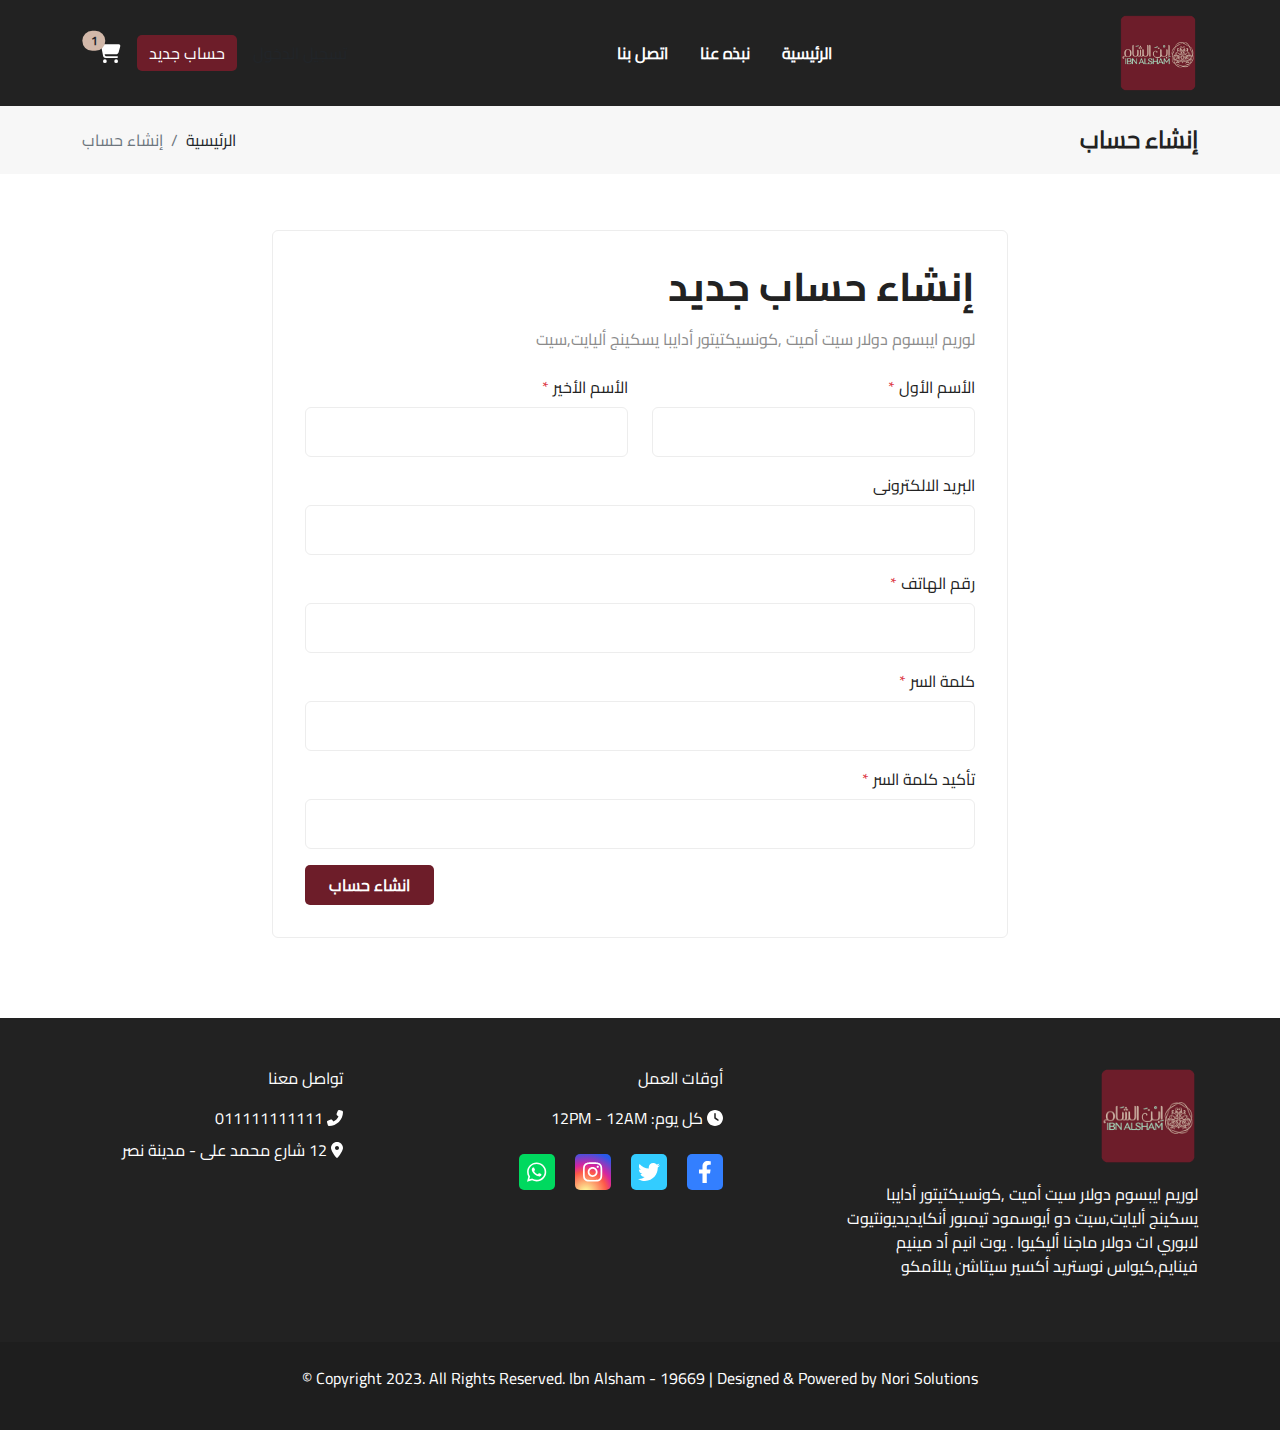
<file: register.html>
<!DOCTYPE html>
<html lang="en" dir="rtl">
<head>
    <meta charset="UTF-8">
    <meta http-equiv="X-UA-Compatible" content="IE=edge">
    <meta name="viewport" content="width=device-width, initial-scale=1.0">
    <title>Ibn Alsham</title>
    <meta name="keywords" content="..." />
    <meta name="description" content="...">
    <meta name="author" content="...">

    <!-- site Favicon -->
    <link rel="icon" href="..." sizes="32x32" />
    <link rel="apple-touch-icon" href="..." />
    <meta name="msapplication-TileImage" content="..." />

    <!-- css All Plugins Files -->
    <link rel="stylesheet" href="./assets/modules/slick/slick-theme.css">
    <link rel="stylesheet" href="./assets/modules/slick/slick.css">
    <!-- <link rel="stylesheet" href="./assets/modules/bootstrap/css/bootstrap.min.css"> -->
    <link rel="stylesheet" href="./assets/modules/bootstrap/css/bootstrap.rtl.min.css">
    <link rel="stylesheet" href="./assets/modules/fontawesome/css/all.min.css">

    <!-- Main Style -->
    <link rel="stylesheet" href="./assets/css/styles.css">
</head>
<body>
    <div class="body-overlay d-none"></div>

    <!-- Navbar -->
    <nav class="navbar navbar-expand-lg bg-dark">
        <div class="container">
            <div class="d-flex justify-content-between w-100">
                <a class="navbar-brand" href="./index.html">
                    <img src="./assets/images/logo.png" alt="Bootstrap" width="80">
                </a>
                <div class="navbar-menu d-lg-flex justify-content-between align-items-center flex-grow-1 d-none">
                    <ul class="navbar-nav mx-auto my-0">
                        <li class="nav-item px-2">
                            <a class="nav-link fw-semibold text-white" aria-current="page" href="./index.html">الرئيسية</a>
                        </li>
                        <li class="nav-item px-2">
                            <a class="nav-link fw-semibold text-white" href="./about-us.html">نبذه عنا</a>
                        </li>
                        <li class="nav-item px-2">
                            <a class="nav-link fw-semibold text-white" href="./contact-us.html">اتصل بنا</a>
                        </li>
                    </ul>
                    <div class="btns d-flex align-items-center">
                        <a href="#" id="login-modal" class="text-decoration-none" data-bs-toggle="modal" data-bs-target="#login">تسجيل الدخول</a>
                        <a href="./register.html" class="btn btn-main mx-3">حساب جديد</a>
                    </div>
                </div>
                <button class="navbar-toggler border-0 mt-2" type="button" data-bs-toggle="modal" data-bs-target="#navbar-content">
                    <span class="navbar-toggler-icon"></span>
                </button>
                <div id="cart" class="dropdown dropdown-center d-lg-flex d-none justify-content-center flex-column px-0" role="button">
                    <span id="toggle-show" class="dropdown-toggle position-relative" data-bs-toggle="dropdown" aria-expanded="false">
                        <i class="fa-solid fa-cart-shopping text-white fa-lg"></i>
                        <span class="position-absolute top-0 translate-middle badge rounded-pill bg-secondary text-dark">
                            1
                            <span class="visually-hidden">unread messages</span>
                        </span>
                    </span>
                    <ul class="dropdown-menu dropdown-menu-end" style="margin-top: -10px;">
                        <li>
                            <div class="product d-flex justify-content-between">
                                <div class="image pe-2">
                                    <img class="mx-0 my-auto" src="./assets/images/1.jpg" alt="Product">
                                </div>
                                <div class="info">
                                    <a class="cart_product_name" href="#">وجبه رقبه ضاني مشوي+ ارز بالزنيب</a>
                                    <p>
                                        <strong> 500 ج.م </strong>
                                        <br>
                                        العدد : 1
                                    </p>
                                </div>
                            </div>
                        </li>
                        <div class="dropdown-divider"></div>
                        <li>
                            <div class="cart-footer row justify-content-between align-items-center">
                                <p class="text-start mb-0 col"><strong>الاجمالى</strong></p>
                                <p class="text-end mb-0 col"><strong><span id="react-cart-total-price">500</span> ج.م</strong></p>
                            </div>
                        </li>
                        <div class="dropdown-divider"></div>
                        <li>
                            <a class="btn btn-main w-100" href="checkout.html">الدفع</a>
                        </li>
                    </ul>
                </div>
            </div>
        </div>
    </nav>
    <!-- Navbar on Mobile -->
    <div class="modal fade" id="navbar-content" tabindex="-1" aria-labelledby="navbarLabel" aria-hidden="true">
        <div class="modal-dialog modal-fullscreen">
            <div class="modal-content">
                <div class="modal-header border-0">
                    <button type="button" class="btn-close" data-bs-dismiss="modal" aria-label="Close"></button>
                </div>
                <div class="modal-body d-flex flex-column align-items-start">
                    <ul class="navbar-nav w-100 my-0">
                        <li class="nav-item py-1 border border-bottom-1 border-top-0 border-end-0 border-start-0 px-2">
                            <a class="nav-link fw-semibold" aria-current="page" href="./index.html">الرئيسية</a>
                        </li>
                        <li class="nav-item py-1 border border-bottom-1 border-top-0 border-end-0 border-start-0 px-2">
                            <a class="nav-link fw-semibold" href="./index.html">قوائمنا</a>
                        </li>
                        <li class="nav-item py-1 border border-bottom-1 border-top-0 border-end-0 border-start-0 px-2">
                            <a class="nav-link fw-semibold" href="./contact-us.html">اتصل بنا</a>
                        </li>
                    </ul>
                    <div class="btns mt-3 d-flex align-items-center">
                        <a href="#" id="login-modal" class="text-decoration-none fw-semibold" data-bs-toggle="modal" data-bs-target="#login">تسجيل الدخول</a>
                        <a href="./register.html" class="btn btn-main fw-semibold mx-3">حساب جديد</a>
                    </div>
                </div>
            </div>
        </div>
    </div>

    <!-- Breadcrumb -->
    <nav aria-label="breadcrumb" class="breadcrumb bg-light py-3 d-md-block d-none">
        <div class="container">
            <div class="row justify-content-between align-items-center">
                <div class="col-6">
                    <p class="breadcrumb-title mb-0 fw-semibold fs-4">إنشاء حساب</p>
                </div>
                <div class="col-6">
                    <ol class="breadcrumb mb-0 float-end">
                        <li class="breadcrumb-item"><a href="./index.html">الرئيسية</a></li>
                        <li class="breadcrumb-item active" aria-current="page">إنشاء حساب</li>
                    </ol>
                    <div class="clearfix"></div>
                </div>
            </div>
        </div>
    </nav>

    <main class="register">
        <div class="container">
            <div class="row justify-content-center">
                <div class="col-lg-8">
                    <div class="card p-lg-3">
                        <div class="card-body">
                            <div class="register-head">
                                <h6 class="text-primary d-md-none d-block">إنشاء حساب</h6>
                                <h1> إنشاء حساب جديد </h1>
                                <p class="text-gray mt-3">لوريم ايبسوم دولار سيت أميت ,كونسيكتيتور أدايبا يسكينج أليايت,سيت</p>
                            </div>
                            <div class="register-form mt-4">
                                <form action="" method="post">
                                    <div class="row">
                                        <div class="col-lg-6">
                                            <div class="mb-3">
                                                <label for="first-name" class="form-label">الأسم الأول <span class="text-danger">*</span></label>
                                                <input type="text" class="form-control rounded-2" id="first-name" name="first_name" required>
                                            </div>
                                        </div>
                                        <div class="col-lg-6">
                                            <div class="mb-3">
                                                <label for="first-name" class="form-label">الأسم الأخير <span class="text-danger">*</span></label>
                                                <input type="text" class="form-control rounded-2" id="first-name" name="first_name" required>
                                            </div>
                                        </div>
                                        <div class="col-12">
                                            <div class="mb-3">
                                                <label for="email" class="form-label">البريد الالكترونى</label>
                                                <input type="email" class="form-control rounded-2" id="email" name="email">
                                            </div>
                                        </div>
                                        <div class="col-12">
                                            <div class="mb-3">
                                                <label for="phone-number" class="form-label">رقم الهاتف <span class="text-danger">*</span></label>
                                                <input type="text" class="form-control rounded-2" id="phone-number" name="phone_number" required>
                                            </div>
                                        </div>
                                        <div class="col-12">
                                            <div class="mb-3">
                                                <label for="password" class="form-label">كلمة السر <span class="text-danger">*</span></label>
                                                <input type="password" class="form-control text-start" name="password" id="password" required>
                                            </div>
                                        </div>
                                        <div class="col-12">
                                            <div class="mb-3">
                                                <label for="password-confirmation" class="form-label">تأكيد كلمة السر <span class="text-danger">*</span></label>
                                                <input type="password" class="form-control text-start" name="password_confirmation" id="password-confirmation" required>
                                            </div>
                                        </div>
                                    </div>
                                    <div class="text-end">
                                        <button type="submit" form="order-form" class="btn btn-main fw-bold px-4 py-2">انشاء حساب</button>
                                    </div>
                                </form>
                            </div>
                        </div>
                    </div>
                </div>
            </div>
        </div>
    </main>

    <!-- Footer Section -->
    <footer class="bg-dark text-white pt-5 d-lg-block d-none">
        <div class="container">
            <div class="top-footer pb-5">
                <div class="row justify-content-between align-items-start">
                    <div class="col-lg-4">
                        <div class="logo mb-3">
                            <img src="./assets/images/logo.png" alt="" width="100">
                        </div>
                        <p>لوريم ايبسوم دولار سيت أميت ,كونسيكتيتور أدايبا يسكينج أليايت,سيت دو أيوسمود تيمبور أنكايديديونتيوت لابوري ات دولار ماجنا أليكيوا . يوت انيم أد مينيم فينايم,كيواس نوستريد أكسير سيتاشن يللأمكو</p>
                    </div>
                    <div class="col-lg-3">
                        <p>أوقات العمل</p>
                        <div class="time">
                            <i class="fa-solid fa-clock"></i>
                            <span class="me-2">كل يوم: <span>12PM - 12AM</span></span>
                        </div>
                        <div class="social-links d-flex mt-4">
                            <a href="#" class="link facebook">
                                <i class="fa-brands fa-facebook-f"></i>
                            </a>
                            <a href="#" class="link twitter">
                                <i class="fa-brands fa-twitter"></i>
                            </a>
                            <a href="#" class="link instagram">
                                <i class="fa-brands fa-instagram"></i>
                            </a>
                            <a href="#" class="link whatsapp">
                                <i class="fa-brands fa-whatsapp"></i>
                            </a>
                        </div>
                    </div>
                    <div class="col-lg-3">
                        <p>تواصل معنا</p>
                        <div class="phone mb-2">
                            <i class="fa-solid fa-phone-flip"></i>
                            <span class="me-2">011111111111</span>
                        </div>
                        <div class="address mb-2">
                            <i class="fa-solid fa-location-dot"></i>
                            <span class="me-2">12 شارع محمد على - مدينة نصر</span>
                        </div>
                    </div>
                </div>
            </div>
        </div>
        <div class="copy-rights text-white text-center bg-darker py-4">
            <p> Copyright 2023. All Rights Reserved. Ibn Alsham - 19669 | Designed & Powered by Nori Solutions ©</p>
        </div>
    </footer>
    <!-- Footer Section -->

    <!-- Login Modal -->
    <div class="modal fade" id="login" tabindex="-1" aria-labelledby="loginLabel" aria-hidden="true">
        <div class="modal-dialog modal-sm">
            <div class="modal-content">
                <div class="modal-header justify-content-center border-0">
                    <h1 class="modal-title fs-5" id="loginLabel">تسجيل الدخول</h1>
                </div>
                <div class="modal-body">
                    <form action="" method="post">
                        <div class="mb-3">
                            <input type="email" class="form-control text-start" placeholder="البريد الالكترونى" name="email" id="email" required>
                        </div>
                        <div class="mb-3">
                            <input type="password" class="form-control text-start" placeholder="كلمة السر" name="password" id="password" required>
                        </div>
                        <div class="mb-3 form-check d-flex justify-content-center">
                            <input type="checkbox" class="form-check-input" name="remember" id="remember">
                            <label class="form-check-label mx-2" for="remember">تذكرنى</label>
                        </div>
                        <div class="mb-2">
                            <a href="#" class="text-primary">نسيت كلمة السر؟</a>
                        </div>
                        <div class="mb-4">
                            <button type="submit" class="btn btn-main w-100">دخول</button>
                        </div>
                        <div class="mb-2 text-center">
                            <p class="mb-0 fw-light">من خلال الاستمرار فإنك توافق على</p>
                            <p class="mb-0 fw-light">
                                <a href="" class="text-dark">الشروط والأحكام</a>
                                و
                                <a href="" class="text-dark">سياسة الخصوصية</a>
                            </p>
                        </div>
                        <div class="mb-2 text-center">
                            <a href="#" class="fs-6 text-dark">
                                <p>
                                    <strong>انشاء حساب جديد؟</strong>
                                    <strong class="text-primary text-decoration-underline">انشاء حساب</strong>
                                </p>
                            </a>
                        </div>
                    </form>
                </div>
            </div>
        </div>
    </div>

    <!-- Modules JS -->
    <script src="./assets/modules/jquery/jquery.min.js"></script>
    <script src="https://cdn.jsdelivr.net/npm/@popperjs/core@2.11.6/dist/umd/popper.min.js" integrity="sha384-oBqDVmMz9ATKxIep9tiCxS/Z9fNfEXiDAYTujMAeBAsjFuCZSmKbSSUnQlmh/jp3" crossorigin="anonymous"></script>
    <script src="./assets/modules/bootstrap/js/bootstrap.min.js"></script>
    <script src="./assets/modules/slick/slick.min.js"></script>
    <script src="./assets/modules/fontawesome/js/all.min.js"></script>

    <!-- Main Js -->
    <script src="./assets/js/script.js"></script>
</body>
</html>
</file>
<file: assets/css/styles.css>
/* Fonts */
@font-face {
    font-family: cairo;
    src: url('../fonts/Cairo-Regular.ttf');
    font-weight: normal;
}

@font-face {
    font-family: cairo-bold;
    src: url('../fonts/Cairo-Bold.ttf');
    font-weight: bold;
}

:root {
    --bs-primary: #6D1D29;
    --bs-primary-100: #621a24;
    --bs-primary-200: #571720;
    --bs-primary-300: #4c141c;
    --bs-primary-rgb: 109, 29, 41;
    --bs-secondary: #D2B8A9;
    --bs-secondary-rgba: 210, 184, 169;
    --bs-gray-text: #8B8B8B
}
*, html{
    font-family: cairo, 'Arial', sans-serif;
}
body{
    overflow-x: hidden;
    color: #222;
}
.body-overlay {
    content: '';
    position: fixed;
    top: 0;
    left: 0;
    width: 100%;
    height: 100%;
    background-color: rgba(34, 34, 34, 0.75);
    z-index: 1;
}
h6, .h6, h5, .h5, h4, .h4, h3, .h3, h2, .h2, h1, .h1, strong, b {
    font-family: cairo-bold, 'Arial', sans-serif;
}

/* Defaults Styles */
a {
    text-decoration: none;
    color: #212529;
    transition: all 0.3s ease-in-out;
    -webkit-transition: all 0.3s ease-in-out;
    -moz-transition: all 0.3s ease-in-out;
    -ms-transition: all 0.3s ease-in-out;
    -o-transition: all 0.3s ease-in-out;
}
a.text-primary:hover {
    color: var(--bs-primary-300) !important;
}
a.text-dark:hover {
    color: #222 !important
}
.btn:active {
    border-color: #fff !important
}
.btn-main {
    background: var(--bs-primary);
    border: none;
    color: #fff;
    border-radius: 5px;
    -webkit-border-radius: 5px;
    -moz-border-radius: 5px;
    -ms-border-radius: 5px;
    -o-border-radius: 5px;
    transition: all 0.3s ease-in-out;
    -webkit-transition: all 0.3s ease-in-out;
    -moz-transition: all 0.3s ease-in-out;
    -ms-transition: all 0.3s ease-in-out;
    -o-transition: all 0.3s ease-in-out;
}
.btn-main:hover,
.btn-main:focus-visible,
.btn-main:active {
    background: var(--bs-primary-200) !important;
    color: #fff !important;
}
.text-gray {
    color: var(--bs-gray-text);
}
.text-primary {
    color: var(--bs-primary) !important;
}
.bg-dark {
    background-color: #222222 !important;
}
.bg-darker {
    background-color: #1E1E1E;
}
.bg-secondary {
    background-color: var(--bs-secondary) !important;
}
.bg-light {
    background-color: #f7f7f7 !important;
}
.card-p{
    padding: 30px !important;
}
input:not(input[type=radio], .form-check-input) {
    background-color: transparent;
    border: 1px solid #ededed;
    color: #222;
    font-size: 14px;
    padding: 0 15px;
    min-height: 50px;
    width: 100%;
    outline: none;
}
input:focus,
textarea:focus {
    box-shadow: none !important;
    outline: none;
    border: 1px solid var(--bs-primary) !important;
}
textarea{
    border: 1px solid #ededed !important;
    color: #222 !important;
    font-size: 14px !important;
    padding: 15px !important;
    width: 100% !important;
    outline: none !important;
}
main{
    padding: 40px 0 80px;
    position: relative;
}
.breadcrumb a:hover{
    color: var(--bs-primary);
}
/* navbar */
.navbar{
    transition: all 0.2s linear;
    -webkit-transition: all 0.2s linear;
    -moz-transition: all 0.2s linear;
    -ms-transition: all 0.2s linear;
    -o-transition: all 0.2s linear;
    z-index: 2;
}
.navbar.scrolled {
    background-color: #222222 !important;
}
.navbar .dropdown-menu{
    width: 300px;
    padding: 10px 15px;
    cursor: default;
}
.navbar .dropdown-menu .product{
    border-bottom: 1px solid rgba(0, 0, 0, 0.175);
    padding-top: 10px;
}
.navbar .dropdown-menu img{
    max-height: 100px;
    max-width: 70px;
}
#cart.dropdown:hover .dropdown-menu {
    display: block;
}

#cart .dropdown-menu {
    margin-top: 0;
    top: 100%;
    --bs-position: end;
    left: 0;
    right: auto;
}
.navbar-toggler-icon {
    background-image: none;
}
.navbar-toggler-icon::before {
    font-family: FontAwesome;
    content: "\f0c9";
    color: #fff;
}
.navbar-toggler:focus {
    box-shadow: none !important;
}
.navbar .navbar-brand img{
    width: 80px;
}
.navbar-nav .nav-link.active,
.navbar-nav .show>.nav-link {
    color: var(--bs-secondary) !important;
}

/* login modal */
#login .modal-content{
    min-width: 380px;
    padding: 0 20px;
    text-align: center;
}

#login .modal-content p{
    font-size: 14px;
}

/********************************* Home Page ****************************************/
/* Banner */
.banner{
    background-image: url('../images/banner.jpeg');
    background-position: center;
    background-size: cover;
    min-height: 80vh;
    height: 100%;
    position: relative;
    z-index: 0;
}
.banner::before{
    content: '';
    position: absolute;
    top: 0;
    left: 0;
    width: 100%;
    height: 100%;
    background-color: rgba(34, 34, 34, 0.75);
    z-index: -1;
}
.banner-content{
    display: flex;
    justify-content: center;
    align-items: center;
    flex-direction: column;
    height: calc(100vh - 100px);
    color: #fff;
}
.banner-content h1{
    font-size: 50px;
    margin-bottom: 25px;
    padding-top: 40px;
}
.banner-content p{
    max-width: 550px;
    margin-bottom: 30px;
}
.banner-content button{
    padding: 10px 30px;
    font-weight: bold;
}
section{
    padding: 70px 0;
}
/* Menu Section */
.slick-prev:before,
.slick-next:before{
    color: var(--bs-primary) !important;
}
.tab-list .active{
    color: var(--bs-secondary);
    border-bottom: 3px solid var(--bs-secondary);
}
.tab-list h5{
    cursor: pointer;
    padding: 15px;
}
.menu-items{
    max-width: 520px;
    margin-right: auto;
}
.card{
    transition: all 0.3s ease-in-out;
    -webkit-transition: all 0.3s ease-in-out;
    -moz-transition: all 0.3s ease-in-out;
    -ms-transition: all 0.3s ease-in-out;
    -o-transition: all 0.3s ease-in-out;
    position: static !important;
    border: 1px solid #ededed;
}
.home .products .card:hover{
    transform: translateY(-10px);
    -webkit-transform: translateY(-10px);
    -moz-transform: translateY(-10px);
    -ms-transform: translateY(-10px);
    -o-transform: translateY(-10px);
}

.swiper{
    padding: 0 40px;
    z-index: 0;
}
.swiper-slide{
    width: fit-content;
}

.swiper-button-next,
.swiper-button-prev,
.swiper-rtl .swiper-button-prev,
.swiper-rtl .swiper-button-next{
    background: #fff !important;
    height: 46px !important;
}

.swiper-button-next:after,
.swiper-rtl .swiper-button-prev:after{
    font-size: 12px;
    font-weight: bolder;
    width: 25px;
    height: 25px;
    background: var(--bs-primary);
    color: #fff;
    border-radius: 50%;
    display: flex;
    flex-direction: column;
    justify-content: center;
    align-items: center;
}

.swiper-rtl .swiper-button-prev {
    right: 0;
}

.swiper-rtl .swiper-button-next {
    left: 0;
}

/* footer */
.social-links .link{
    color: #fff;
    text-decoration: none;
    width: 30px;
    height: 30px;
    padding: 18px;
    margin-left: 20px;
    display: flex;
    justify-content: center;
    align-items: center;
    background-color: #571720;
    border-radius: 5px;
    -webkit-border-radius: 5px;
    -moz-border-radius: 5px;
    -ms-border-radius: 5px;
    -o-border-radius: 5px;
}
.social-links .link svg{
    font-size: 22px;
}
.social-links .link.facebook{
    background-color: #337FFF;
}
.social-links .link.twitter{
    background-color: #33CCFF;
}
.social-links .link.instagram{
    background: radial-gradient(circle at 30% 107%, #fdf497 0%, #fdf497 5%, #fd5949 45%, #d6249f 60%, #285AEB 90%);
}
.social-links .link.whatsapp{
    background-color: #00D95F;
}
/* Modal */
.btn-close{
    font-size: 16px;
    font-weight: bold;
    background: none;
    background-color: var(--bs-primary);
    opacity: 1;
    padding: 4px 8px 12px !important;
}
#add-product .btn-close{
    position: absolute;
    top: 0;
    right: 0;
    border-top-left-radius: 0;
    border-top-right-radius: 5px;
    border-bottom-left-radius: 5px;
    border-bottom-right-radius: 0;
}
.btn-close::before {
    font-family: FontAwesome;
    content: "\58";
    color: #fff;
}
/********************************* Checkout Page ****************************************/
.checkout .card .product .info .quantity-input .quantity-btn{
    width: 27px;
    height: 27px;
    padding: 0;
}
.checkout .card .product .info .quantity-input .quantity-btn svg{
    font-size: 16px;
}
.checkout .card .product .info .quantity-input .quantity-btn:active{
    background-color: var(--bs-primary-300);
}
.checkout .card .methods input[type=radio]{
    -webkit-appearance: none;
    appearance: none;
    width: 25px;
    height: 25px;
}
input[type=radio]:checked,
input[type=checkbox]:checked {
    background-color: var(--bs-secondary);
    border-color: var(--bs-secondary) !important;
}
/* Price Qty */
.quantity-input{
    border: 1px solid #DEE2E6;
    font-size: 22px;
}
.quantity-input svg{
    font-size: 20px;
}

.empty-checkout-cart{
    position: absolute;
    top: 0;
    left: 0;
    width: 100%;
    height: 100%;
    z-index: 99999;
    background:  rgba(34, 34, 34, 0.75);
}

.modal-cart{
    position: fixed;
    right: 50%;
    max-width: 500px;
    width: 100%;
    min-height: 18vh;
    transform: translateX(50%);
    -webkit-transform: translateX(50%);
    -moz-transform: translateX(50%);
    -ms-transform: translateX(50%);
    -o-transform: translateX(50%);
}

/********************************* About Us Page ****************************************/
.about-us .image-wrapper{
    width: 100%;
    height: 250px;
    background-color: var(--bs-primary);
    position: absolute;
    bottom: 0;
    right: 50%;
    transform: translateX(50%);
    z-index: -1;
    border-radius: 10px;
    -webkit-border-radius: 10px;
    -moz-border-radius: 10px;
    -ms-border-radius: 10px;
    -o-border-radius: 10px;
    -webkit-transform: translateX(50%);
    -moz-transform: translateX(50%);
    -ms-transform: translateX(50%);
    -o-transform: translateX(50%);
}

.contact-us .contact-info .icon{
    width: 70px;
    height: 70px;
    margin: auto;
    border-radius: 50%;
    -webkit-border-radius: 50%;
    -moz-border-radius: 50%;
    -ms-border-radius: 50%;
    -o-border-radius: 50%;
    color: #fff;
    background-color: var(--bs-primary);
    display: flex;
    justify-content: center;
    align-items: center;
    box-shadow: 6px 6px 2px 3px rgba(var(--bs-primary-rgb), 0.2),        -6px -6px 2px 3px rgba(var(--bs-primary-rgb), 0.2);
    transition: all 0.3s ease-in-out;
    -webkit-transition: all 0.3s ease-in-out;
    -moz-transition: all 0.3s ease-in-out;
    -ms-transition: all 0.3s ease-in-out;
    -o-transition: all 0.3s ease-in-out;
}

.contact-us .contact-info .card:hover .icon{
    box-shadow: none;
}

.contact-us .contact-info .icon svg{
    font-size: 30px;
}

/* Media Queries */
@media (min-width: 768px) {
    .modal-cart{
        top: 50px;
    }
}

@media (max-width: 767.98px) {
    h1{
        font-size: 26px;
    }
    h2 {
        font-size: 22px;
    }
    h6, h5{
        font-size: 16px;
    }
    strong, a, .card h6, p, label{
        font-size: 14px !important;
    }
    .fs-5 {
        font-size: 1rem !important;
    }

    /* Home */
    .navbar .navbar-brand img {
        width: 60px;
    }
    .menu-items {
        max-width: 300px;
        margin-right: auto;
        margin-left: auto;
    }
    .menu-items h5 {
        font-size: 16px;
        padding: 10px;
    }
    .slick-prev:before,
    .slick-next:before {
        font-size: 18px !important;
    }
    .banner-content h1{
        font-size: 40px !important;
    }
    .home .products .card p {
        font-size: 12px !important;
    }
    .home .products .card .image{
        width: 130px;
        height: 120px;
    }

    /* Checkout */
    .checkout .card .product .info .quantity-input .quantity-btn svg {
        font-size: 14px;
        padding-bottom: 2px;
    }
    .checkout .card .product .info .quantity-input .quantity-btn {
        width: 24px;
        height: 24px;
    }
    .modal-cart {
        bottom: 0px;
        min-height: 25vh;
    }
}

@media (max-width: 991.98px) {
    /* Contact Us */
    .contact-us .contact-info .d-flex {
        width: 100%;
    }
}
</file>
